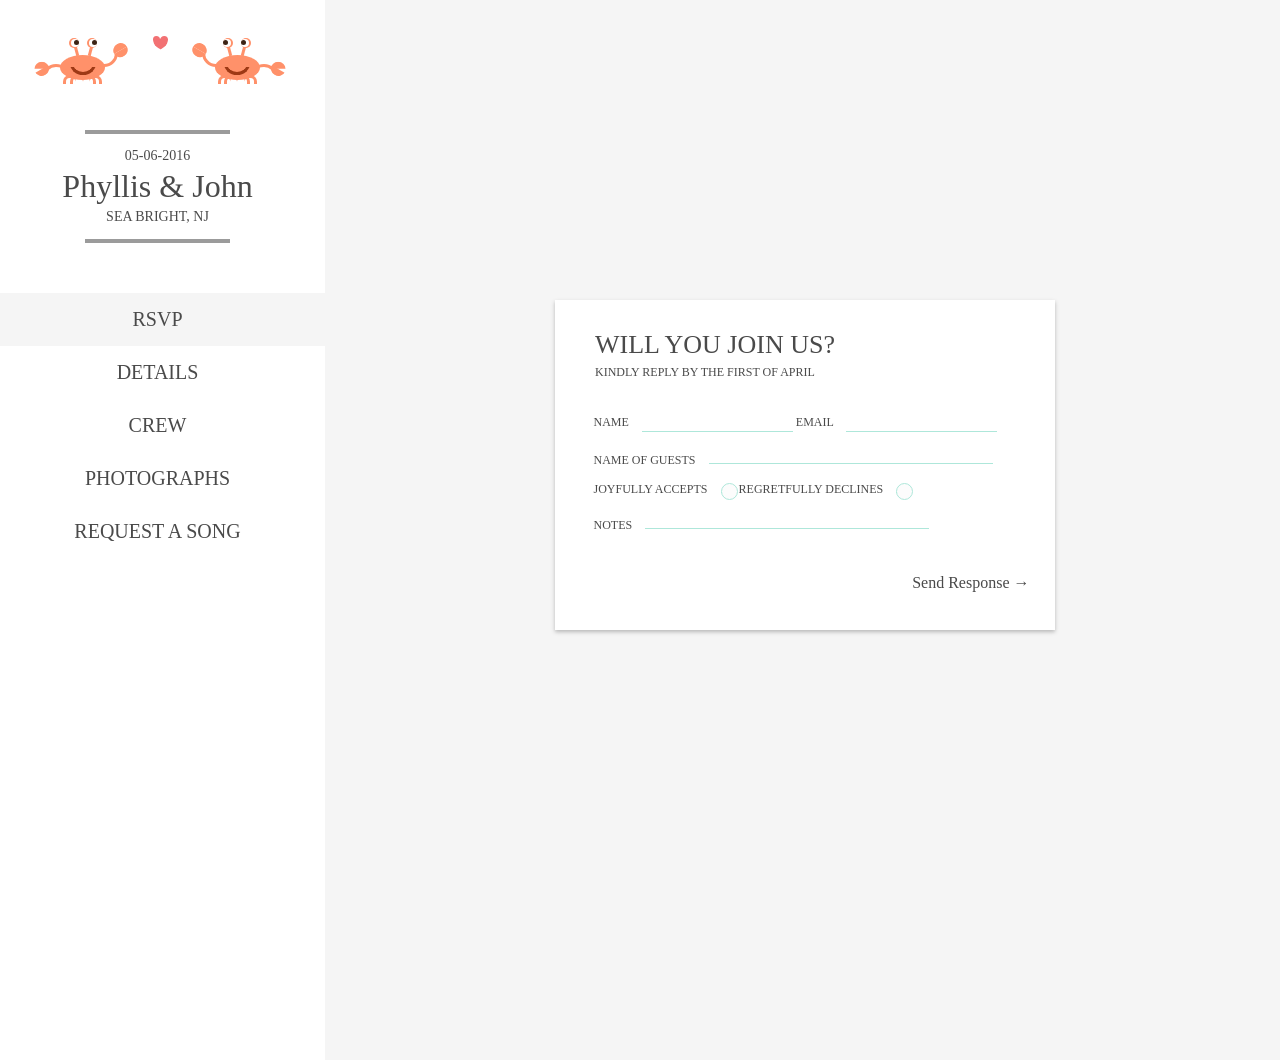
<file: index.html>
<!DOCTYPE html>
<html>
<head>
<title>Home</title>
<link href='https://fonts.googleapis.com/css?family=Hind|Alegreya+Sans:300|Yeseva+One' rel='stylesheet' type='text/css'>
<link href='/css/normalize.css' rel='stylesheet' type='text/css'>
<style>
body {
  background: #F5F5F5;
  font-family: "Avenir";
  color: #4A4A4A;
}

.left-panel {
  margin: -20px 0px 0px -10px;
  position: absolute;
  width: 335px;
  height: 120vh;
  background: white;
  text-align: center;
}

.navigation {
  margin-top: 150px;
}

.navigation h1 {
  font-family: "American Typewriter";
  font-size: 32px;
  font-weight: normal;
  margin: -10px;
}

.navigation p {
  text-transform: uppercase;
  font-size: 14px;
}

.navigation ul {
  list-style-type: none;
  text-transform: uppercase;
  font-size: 20px;
  margin-left: 0;
  padding-left: 0;
  margin-top: 50px;
}

.navigation a {
  text-decoration: none;
  color: #4A4A4A;
}

.navigation li {
  width: 335px;
  padding: 15px 0px 15px 0px;
}

.active {
  background: #F5F5F5;
}

.divider {
  margin: 0 auto;
  width: 145px;
  height: 4px;
  background: #9B9B9B;
}

.main {
  position: absolute;
  margin-left: 335px;
}

/*RSVP*/
.rsvp {
	position: fixed;
	left: 50%;
	margin-left: -85px;
	top: 50%;
	margin-top: -150px;
	width: 460px;
	height: 315px;
	background: #fff;
	font-size: 12px;
	box-shadow: 0px 2px 4px 0px rgba(0,0,0,.25);
	padding: 15px 0px 0px 40px;
}

.rsvp h1{
	font-family: 'American Typewriter';
	font-weight: normal;
	font-size: 26px;
	margin: 15px 20px 0px 0px;
}

.rsvp p{
	margin: 5px 20px 0px 0px;
}

.rsvp .form{
	font-size: 12px;
}

.focus:focus {
	outline: none;
}

fieldset {
	text-align: left;
	border: none; 
	margin-top: 30px;
	margin-left: -9px;
	text-transform: uppercase;
}

input  {
	border: none;
	border-bottom: 1px solid #AEE7DA;
	margin-left: 10px;
}

input[type='radio'] {
	-webkit-appearance:none;
	width:15px;
	height:15px;
	outline:none;
	cursor: pointer;	
	margin-top: 10px;
}

input[type='radio']:before {
	border: 1px solid #AEE7DA;
	background: #FCFCFC;
	content:'';
	display:block;
	width:15px;
	height:15px;
	border-radius:50%; 
	margin-top: 5px;   
	   
}
input[type='radio']:checked:before {
	background:#BFE4E2;
}

textarea {
 	border: none;
	border-bottom: 1px solid #AEE7DA;
	background: transparent;
	width: 280px;
	margin-left: 10px;
	height:12px;
	resize: none;
	margin-top: 15px;
}

.rsvp input[type="submit"]  {
	background: transparent;
	border: none;
	cursor: pointer;
}

.rsvp .send {
	font-family: 'American Typewriter';
	font-size: 16px;
	float: right;
	margin-top: 40px;
	margin-right: 10px;
}	

/*Crab*/
.crabs {
  position: absolute; 
  top: 60px;
  left: 70px;
}

.crab-right {
  position: absolute;
  left: 200px;
  -moz-transform: scaleX(-1);
  -o-transform: scaleX(-1);
  -webkit-transform: scaleX(-1);
  transform: scaleX(-1);
  filter: FlipH;
  -ms-filter: "FlipH";
}

.body {
	position: absolute;
	top: 15px;
	left: 0;
	right: 0;
	margin: auto;
	height:25px;
	width:45px;
	border-radius: 50%;
	background: rgb(255,145,106);
}

.eye-line-right {
	position: absolute;
	left: 27px;
	top: 6px;
	width: 3px;
	height: 10px;
	background: rgb(255,145,106);
	-webkit-transform: rotate(15deg);
	-moz-transform: rotate(15deg);
	-ms-transform: rotate(15deg);
	-o-transform: rotate(15deg);
	transform: rotate(15deg);
}

.eye-line-left {
	position: absolute;
	left: 13px;
	top: 6px;
	width: 3px;
	height: 10px;
	background: rgb(255,145,106);
	-webkit-transform: rotate(-15deg);
	-moz-transform: rotate(-15deg);
	-ms-transform: rotate(-15deg);
	-o-transform: rotate(-15deg);
	transform: rotate(-15deg);
}

.eye-left {
	position: absolute;
	left: 7px;
	top: -2px;
	width: 10px;
	height: 10px;
	border-radius: 50%;
	background: rgb(255,145,106);
}

.eye-right {
	position: absolute;
	left: 25px;
	top: -2px;
	width: 10px;
	height: 10px;
	border-radius: 50%;
	background: rgb(255,145,106);
}

.eye-white{
	position: absolute;
	top: 1px;
	left: 2px;
	width: 8px;
	height: 8px;
	border-radius: 50%;
	background: #FFF;
}

.eye-ball{
	position: absolute;
	top: 1px;
	left: 3px;
	width: 5px;
	height: 5px;
	border-radius: 50%;
	background: #3C2415;
}

.eye {
	position: absolute;
	left: 2px;
}

.leg-1 {
	position: absolute;
	top: 35px;
	left: 3px;
	height: 6px;
	width: 10px;
	border: 3px solid rgb(255,145,106);
	border-bottom: 0px;
	border-right: 0px;
	border-radius: 10px 10px 0 0;	
}

.leg-2 {
	position: absolute;
	top: 35px;
	left: 10px;
	height: 6px;
	width: 10px;
	border: 3px solid rgb(255,145,106);
	border-bottom: 0px;
	border-right: 0px;
	border-radius: 10px 10px 0 0;	
}

.leg-3 {
	position: absolute;
	top: 35px;
	left: 23px;
	height: 6px;
	width: 10px;
	border: 3px solid rgb(255,145,106);
	border-bottom: 0px;
	border-left: 0px;
	border-radius: 10px 10px 0 0;	
}

.leg-4 {
	position: absolute;
	top: 35px;
	left: 29px;
	height: 6px;
	width: 10px;
	border: 3px solid rgb(255,145,106);
	border-bottom: 0px;
	border-left: 0px;
	border-radius: 10px 10px 0 0;	
}

.arm-left {
	position: absolute;
	top: 24px;
	left: -18px;
	height: 15px;
	width: 25px;
	margin: auto;
	border: 3px solid rgb(255,145,106);
	border-bottom: 0px;
	border-right: 0px;
	border-radius: 25px 25px 0 0;
	clip: rect(auto auto 6px auto);	
}

.arm-right {
	position: absolute;
	top: 6px;
	left: 30px;
	height: 15px;
	width: 25px;
	margin: auto;
	border: 3px solid rgb(255,145,106);
	border-left: 0px;
	border-radius:0 0 25px 25px;
	clip: rect(8px auto auto auto);	
}

.claw-left {
	position: absolute;
	left: -27px;
	top: 23px;
	-webkit-transform: rotate(-15deg);
	-moz-transform: rotate(-15deg);
	-ms-transform: rotate(-15deg);
	-o-transform: rotate(-15deg);
	transform: rotate(-15deg);
}

.claw-right {
	position: absolute;
	right: -50px;
	top: 7px;
	-webkit-transform: rotate(-30deg);
	-moz-transform: rotate(-30deg);
	-ms-transform: rotate(-30deg);
	-o-transform: rotate(-30deg);
	transform: rotate(-30deg);
}

.claw-top {
	top: 1px;
	position: absolute;
	height: 10px;
	width: 15px;
	border-radius: 90px 90px 0 0;
	-moz-border-radius: 90px 90px 0 0;
	-webkit-border-radius: 90px 90px 0 0;
	background: rgb(255,145,106);
	clip: rect(auto auto 7px auto);
}

.crab-right .claw-right .claw-top {
	animation: clawing-top 4s 2.5s infinite;
}

.crab-right .claw-right .claw-bottom {
	animation: clawing-bottom 4s 2.5s infinite;
}

.crab-left .claw-right .claw-top {
	animation: clawing-top 4s 1s infinite;
}

.crab-left .claw-right .claw-bottom {
	animation: clawing-bottom 4s 1s infinite;
}

.claw-bottom {
	position: absolute;
	top: 5px;
	height: 10px;
	width: 15px;
	border-radius: 0 0 90px 90px;
	-moz-border-radius: 0 0 90px 90px;
	-webkit-border-radius: 0 0 90px 90px;
	background: rgb(255,145,106);
	clip: rect(3px auto auto auto);
}

.claw-left .claw-top {
	-webkit-transform: rotate(15deg);
	-moz-transform: rotate(15deg);
	-ms-transform: rotate(15deg);
	-o-transform: rotate(15deg);
	transform: rotate(15deg);
}

.claw-left .claw-bottom {
	-webkit-transform: rotate(-15deg);
	-moz-transform: rotate(-15deg);
	-ms-transform: rotate(-15deg);
	-o-transform: rotate(-15deg);
	transform: rotate(-15deg);
}

.smile {
	position: absolute;
	left: 10px;
	top: -3px;
	margin: auto;
	border: 3px solid rgb(158,57,21);
	width: 20px;
	height: 20px;
	border-top: none;
	border-radius: 0 0 50% 50%;
	clip: rect(15px auto auto auto);
}

.crab-left .blinking {
	clip: rect(0px, 42px, 42px, 0px);
	animation: blinking 8s 1s infinite;
}

.crab-right .blinking {
	clip: rect(0px, 42px, 42px, 0px);
	animation: blinking 8s 2s infinite;
}

@-moz-keyframes blinking {
  0% {
    clip: rect(0px, 42px, 42px, 0px);
  }
  2% {
    clip: rect(21px, 42px, 21px, 0px);
  }
  5% {
    clip: rect(0px, 42px, 42px, 0px);
  }
  40% {
    clip: rect(0px, 42px, 42px, 0px);
  }
  42% {
    clip: rect(18px, 42px, 23px, 0px);
  }
  45% {
    clip: rect(0px, 42px, 42px, 0px);
  }
  47% {
    clip: rect(21px, 42px, 21px, 0px);
  }
  49% {
    clip: rect(0px, 42px, 42px, 0px);
  }
  100% {
    clip: rect(0px, 42px, 42px, 0px);
  }
}
@-webkit-keyframes blinking {
  0% {
    clip: rect(0px, 42px, 42px, 0px);
  }
  2% {
    clip: rect(21px, 42px, 21px, 0px);
  }
  5% {
    clip: rect(0px, 42px, 42px, 0px);
  }
  40% {
    clip: rect(0px, 42px, 42px, 0px);
  }
  42% {
    clip: rect(18px, 42px, 23px, 0px);
  }
  45% {
    clip: rect(0px, 42px, 42px, 0px);
  }
  47% {
    clip: rect(21px, 42px, 21px, 0px);
  }
  49% {
    clip: rect(0px, 42px, 42px, 0px);
  }
  100% {
    clip: rect(0px, 42px, 42px, 0px);
  }
}
@-o-keyframes blinking {
  0% {
    clip: rect(0px, 42px, 42px, 0px);
  }
  2% {
    clip: rect(21px, 42px, 21px, 0px);
  }
  5% {
    clip: rect(0px, 42px, 42px, 0px);
  }
  40% {
    clip: rect(0px, 42px, 42px, 0px);
  }
  42% {
    clip: rect(18px, 42px, 23px, 0px);
  }
  45% {
    clip: rect(0px, 42px, 42px, 0px);
  }
  47% {
    clip: rect(21px, 42px, 21px, 0px);
  }
  49% {
    clip: rect(0px, 42px, 42px, 0px);
  }
  100% {
    clip: rect(0px, 42px, 42px, 0px);
  }
}
@keyframes blinking {
  0% {
    clip: rect(0px, 42px, 42px, 0px);
  }
  2% {
    clip: rect(21px, 42px, 21px, 0px);
  }
  5% {
    clip: rect(0px, 42px, 42px, 0px);
  }
  40% {
    clip: rect(0px, 42px, 42px, 0px);
  }
  42% {
    clip: rect(18px, 42px, 23px, 0px);
  }
  45% {
    clip: rect(0px, 42px, 42px, 0px);
  }
  47% {
    clip: rect(21px, 42px, 21px, 0px);
  }
  49% {
    clip: rect(0px, 42px, 42px, 0px);
  }
  100% {
    clip: rect(0px, 42px, 42px, 0px);
  }
}

@keyframes clawing-top {
  0% {
	transform: rotate(0deg);
  }
  2% {
	transform: rotate(-30deg);
  }
  5% {
	transform: rotate(-30deg);
  }
  15% {
	transform: rotate(0deg);
  }
  22% {
	transform: rotate(-30deg);	
  }
  25% {
	transform: rotate(-30deg);	
  }
  47% {
	transform: rotate(0deg);	
  }
  100% {
	transform: rotate(0deg);
  }
}

@keyframes clawing-bottom {
  0% {
	transform: rotate(0deg);
  }
  2% {
	transform: rotate(30deg);
  }
  5% {
	transform: rotate(30deg);
  }
  15% {
	transform: rotate(0deg);
  }
  22% {
	transform: rotate(30deg);	
  }
  25% {
	transform: rotate(30deg);	
  }
  47% {
	transform: rotate(0deg);	
  }
  100% {
	transform: rotate(0deg);
  }
}

/*Heart*/
.heart-wrapper {
	position: absolute;
	left: 162.5px;
	top: 65px;
	height: 20px;
	width: 20px;
}

.heart-wrapper .heart {
	display: block;
	height: 15px;
	width: 15px;
	top: 54%;
	margin-top: -5em;
	margin-left: -5em;
	left: 50%;
	position: absolute;
	z-index: 0;
}

.heart-wrapper .heart > * {
	overflow: hidden;
	position: absolute;
}

.heart-wrapper .heart > *:after {
	display: block;
	content: '';
	position: absolute;
	background: #F27173;
}

.heart-wrapper .heart .tl {
	height: 25%;
	width: 50.25%;
	top: 0;
	left: 0;
}

.heart-wrapper .heart .tl:after {
	top: 0;
	left: 0;
	height: 200%;
	width: 104%;
	border-top-left-radius: 70% 80%;
	border-top-right-radius: 80% 80%;
 	border-bottom-right-radius: 50% 50%;
	border-bottom-left-radius: 50% 50%;
}

.heart-wrapper .heart .tr {
	height: 25%;
	width: 50.25%;
	top: 0;
	right: 0;
}

.heart-wrapper .heart .tr:after {
	top: 0;
	right: 0;
	height: 200%;
	width: 104%;
	border-top-left-radius: 80% 80%;
	border-top-right-radius: 70% 80%;
	border-bottom-right-radius: 50% 50%;
	border-bottom-left-radius: 50% 50%;
}

.heart-wrapper .heart .bl {
	height: 75.5%;
	width: 50.25%;
	bottom: 0;
	left: 0;
}

.heart-wrapper .heart .bl:after {
	top: 0;
	left: 0;
	height: 95%;
	width: 160%;
	border-top-left-radius: 0 0;
	border-top-right-radius: 0 0;
	border-bottom-right-radius: 0 0;
	border-bottom-left-radius: 100% 100%;
}

.heart-wrapper .heart .br {
 	height: 75.5%;
	width: 50.25%;
 	bottom: 0;
	right: 0;
}

.heart-wrapper .heart .br:after {
	top: 0;
	right: 0;
	height: 95%;
	width: 160%;
	border-top-left-radius: 0 0;
	border-top-right-radius: 0 0;
	border-bottom-right-radius: 100% 100%;
	border-bottom-left-radius: 0 0;
}
</style>
</head>
<body>
<div class="left-panel">
	<div class="navigation">
		<div class="crabs">
			<div class="crab-left">
				<div class="body">
					<div class="smile"></div>
				</div>
				<div class="eye">
					<div class="eye-line-left"></div>
					<div class="eye-line-right"></div>
					<div class="eye-left">
					<div class="eye-white blinking">
						<div class="eye-ball"></div>
					</div>	
				</div>	
				<div class="eye-right">
					<div class="eye-white blinking">
						<div class="eye-ball"></div>
					</div>	
				</div>
			</div>
			<div class="arm-left"></div>
			<div class="arm-right"></div>
				<div class="claw-left">
					<div class="claw-top"></div>
					<div class="claw-bottom"></div>
				</div>
				<div class="claw-right">
					<div class="claw-top clawing"></div>
					<div class="claw-bottom"></div>
				</div>
				<div class="leg-1"></div>
				<div class="leg-2"></div>
				<div class="leg-3"></div>
				<div class="leg-4"></div>
			</div>
			<div class="heart-wrapper">
				<div class="heart">
					<div class="tl"></div>
					<div class="tr"></div>
					<div class="bl"></div>
					<div class="br"></div>
				</div>
			</div>
			<div class="crab-right">
				<div class="body">
					<div class="smile"></div>
				</div>
				<div class="eye">
					<div class="eye-line-left"></div>
					<div class="eye-line-right"></div>
					<div class="eye-left">
						<div class="eye-white blinking">
							<div class="eye-ball"></div>
						</div>	
					</div>
					<div class="eye-right">
						<div class="eye-white blinking">
							<div class="eye-ball"></div>
						</div>	
					</div>
				</div>
				<div class="arm-left"></div>
				<div class="arm-right"></div>
				<div class="claw-left">
					<div class="claw-top"></div>
					<div class="claw-bottom"></div>
				</div>
				<div class="claw-right">
					<div class="claw-top"></div>
					<div class="claw-bottom"></div>
				</div>
				<div class="leg-1"></div>
				<div class="leg-2"></div>
				<div class="leg-3"></div>
				<div class="leg-4"></div>
			</div>
		</div>
		<div class="divider"></div>
		<p>05-06-2016</p>
		<h1>Phyllis & John</h1>
		<p>sea bright, nj</p>
		<div class="divider"></div>

		<ul>
			<li class="active"><a href="">rsvp</a></li>
			<li><a href="/details/">details</a></li>
			<li><a href="/crew/">crew</a></li>
			<li><a href="/photos/">photographs</a></li>
			<li><a href="/request/">request a song</a></li>
		</ul>
	</div>	
</div>
		
	<div class="main">
		<div class="rsvp">
			<h1>WILL YOU JOIN US?</h1>
			<p>KINDLY REPLY BY THE FIRST OF APRIL</p>
			<form class="form" name="rsvp" method="POST" onsubmit="return validateForm()" action="http://formspree.io/phyllisandjohn.guestlist@gmail.com">
				<fieldset>
					<label for="name">Name</label>
           				<input class="focus" type="text" id="name" name="name" required/>

            				<label for="_replyto">Email</label>
            				<input name="_replyto" class="focus" type="email" id="email" required/><br>

            				<label for="names" class="notes">Name of guests</label>
					<textarea name="names" class="focus" id="message"></textarea><br>
	
					Joyfully Accepts <input name="attending" type="radio" name="gender" value="true" required> 
  					Regretfully Declines <input name="attending"  type="radio" name="gender" value="false" required><br>
	
            				<label style="margin-top: -30px;"  class="notes" for="message">Notes</label>
            				<textarea name="message" class="focus" id="message"></textarea><br>
					<input type="hidden" name="_next" value="http://phyllisandjohn.com/recieved.html"/>
            				<input class="focus send" type="submit" value="Send Response &rarr;" />
        			</fieldset>
   			 </form>
		</div>
	</div>
</body>
<script>
function validateForm() {
    var x = document.forms["rsvp"]["names"].value;
    if (!isNaN(x)) {
        alert("Please enter the names of your guests, if there are accompanying guests. Otherwise, please enter 'none'!");
        return false;
    }
}
</script>

<script>
  (function(i,s,o,g,r,a,m){i['GoogleAnalyticsObject']=r;i[r]=i[r]||function(){
  (i[r].q=i[r].q||[]).push(arguments)},i[r].l=1*new Date();a=s.createElement(o),
  m=s.getElementsByTagName(o)[0];a.async=1;a.src=g;m.parentNode.insertBefore(a,m)
  })(window,document,'script','//www.google-analytics.com/analytics.js','ga');

  ga('create', 'UA-72585108-1', 'auto');
  ga('send', 'pageview');
</script>
</html>
</file>
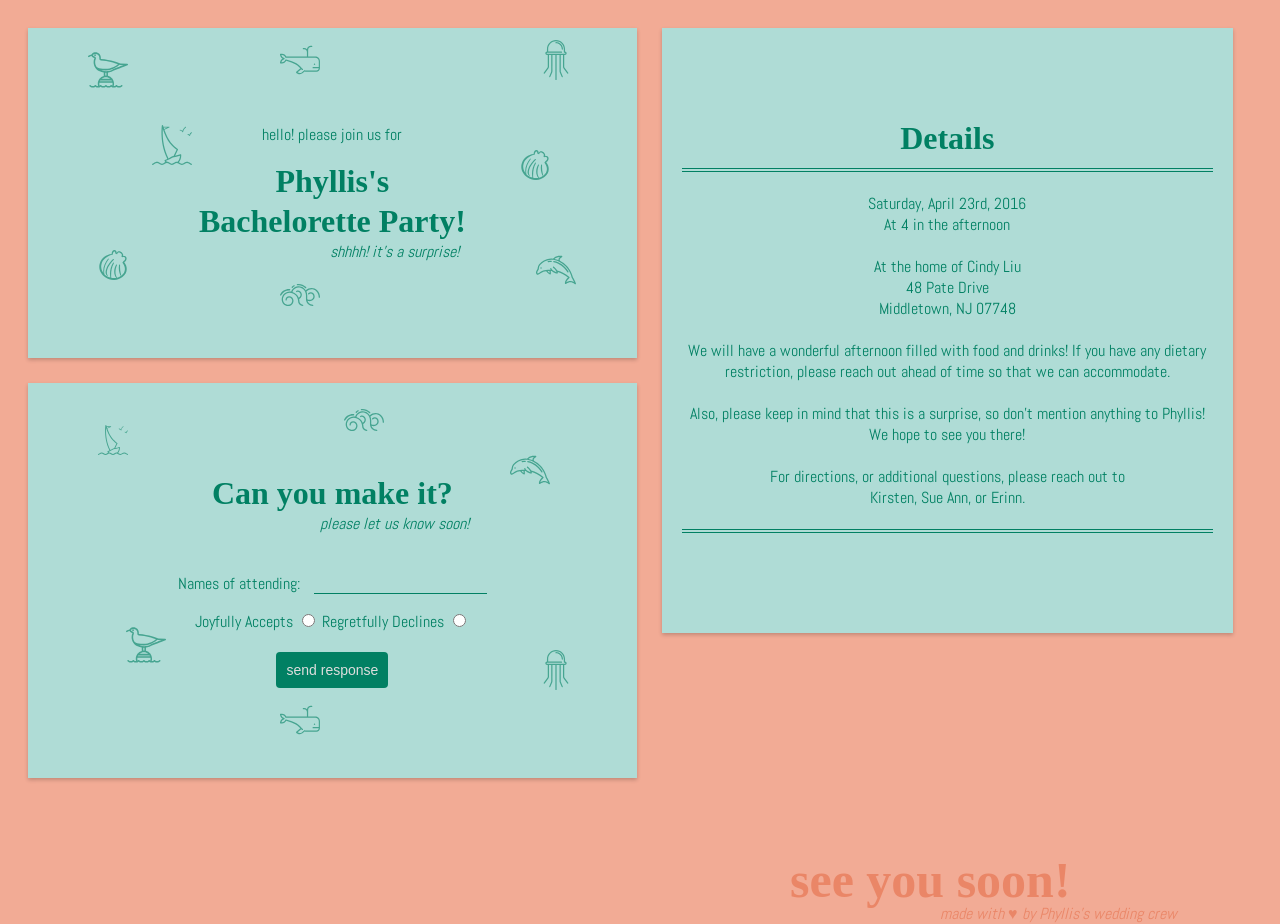
<file: bachelorette/index.html>
<!DOCTYPE html>
<html>
<head>
<meta charset="UTF-8">
<link href='https://fonts.googleapis.com/css?family=Homemade+Apple|Abel' rel='stylesheet' type='text/css'>
</head>
<style>

body {
  text-align: center;
  background-color: #F2AB95;
  color: #018063;
}

p {
  font-family: 'Abel', sans-serif;
}

h1 {
  font-family: 'Homemade Apple', cursive;
  margin: 0;
  margin-top: 10px;
  line-height: 40px;

}

.surprise {
  margin-left: 125px;
  margin-top: 0px;
}

.container {
  background-color: #AFDCD6;
  width: 45%;
  padding: 80px 20px 80px 20px;
  margin: 20px;
  box-shadow: 0px 2px 4px 0px rgba(0,0,0,0.2);
  float: left;
} 

.images {
  opacity: 0.6;
}
.bird {
  position: absolute;
  right: 90%;
  top: 50px;
  width: 40px;
  height: 40px;
}

.jelly {
  position: absolute;
  right: 55%;
  top: 40px;
  width: 40px;
  height: 40px;
}

.shell {
  position: absolute;
  right: 57%;
  top: 150px;
  width: 30px;
  height: 30px;
}

.shell2 {
  position: absolute;
  right: 90%;
  top: 250px;
  width: 30px;
  height: 30px;
}

.wave {
  position: absolute;
  right: 75%;
  top: 275px;
  width: 40px;
  height: 40px;
}

.whale {
  position: absolute;
  right: 75%;
  top: 40px;
  width: 40px;
  height: 40px;
}

.dolphin {
  position: absolute;
  right: 55%;
  top: 250px;
  width: 40px;
  height: 40px;
}

.fish {
  position: absolute;
  right: 75%;
  top: 40px;
  width: 40px;
  height: 40px;
}

.sailboat {
  position: absolute;
  right: 85%;
  top: 125px;
  width: 40px;
  height: 40px;
}

.bird-rsvp {
  position: absolute;
  right: 87%;
  top: 625px;
  width: 40px;
  height: 40px;
}

.jelly-rsvp {
  position: absolute;
  right: 55%;
  top: 650px;
  width: 40px;
  height: 40px;
}


.sailboat-rsvp {
  position: absolute;
  right: 90%;
  top: 425px;
  width: 30px;
  height: 30px;
}

.wave-rsvp {
  position: absolute;
  right: 70%;
  top: 400px;
  width: 40px;
  height: 40px;
}

.whale-rsvp {
  position: absolute;
  right: 75%;
  top: 700px;
  width: 40px;
  height: 40px;
}

.dolphin-rsvp {
  position: absolute;
  right: 57%;
  top: 450px;
  width: 40px;
  height: 40px;
}

form, fieldset {
  border: none;
  font-family: 'Abel', sans-serif;
}

input {
  margin-top: 20px;
}

input[type="text"] {
  background-color: #AFDCD6;
  border: none;
  border-bottom: 1px solid #018063;
}

input[type="submit"] {
  background-color: #018063;
  border: none;
  padding: 10px;
  border-radius: 4px;
  font-size: 14px;
  color: #DDDDDD;
}


</style>
<body>

<div class="container">
	<p>hello! please join us for</p>
	<h1>Phyllis's <br> Bachelorette Party!</h1>
	<p class="surprise"><i>shhhh! it's a surprise!</i></p>
	<div class="images">
		<img class="bird" src="bird.svg">
		<img class="jelly" src="jelly.svg">
		<img class="shell" src="shell.svg">
		<img class="wave" src="wave.svg">
		<img class="whale" src="whale.svg">
		<img class="dolphin" src="dolphin.svg">
		<img class="sailboat" src="sailboat.svg">
		<img class="shell2" src="shell.svg">
	</div>
</div>

<div class="container" style="margin-top: 5px;">
	<h1>Can you make it?</h1>
	<p class="surprise"><i>please let us know soon!</i></p>

			<form class="form" name="rsvp" method="POST" action="http://formspree.io/kirstenrauffer@gmail.com">
				<fieldset>
					<label for="name" style="margin-right: 10px;">Names of attending: </label>
           				<input class="focus" type="text" id="name" name="name" required/> <br>
	
					Joyfully Accepts <input name="attending" type="radio" name="gender" value="true" required> 
  					Regretfully Declines <input name="attending"  type="radio" name="gender" value="false" required><br>

					<input type="hidden" name="_next" value="http://phyllisandjohn.com/bachelorette/recieved.html"/>
            				<input class="focus send" type="submit" value="send response" />
        			</fieldset>
   			 </form>
	<div class="images">
		<img class="bird-rsvp" src="bird.svg">
		<img class="jelly-rsvp" src="jelly.svg">
		<img class="wave-rsvp" src="wave.svg">
		<img class="whale-rsvp" src="whale.svg">
		<img class="dolphin-rsvp" src="dolphin.svg">
		<img class="sailboat-rsvp" src="sailboat.svg">
	</div>
</div>

<div class="container" style="width: 42%; margin-top: -350px; margin-left: 5px; margin-right: 0px; padding-bottom: 100px;">
<h1>Details</h1>

<div style="margin-top: 10px; border-top: 1px solid #018063; border-bottom: 1px solid #018063;">
<p style="border-top: 1px solid #018063; border-bottom: 1px solid #018063; margin-top: 2px; margin-bottom: 2px;">
<br>
Saturday, April 23rd, 2016 <br>
At 4 in the afternoon
<br><br>
At the home of Cindy Liu <br>
48 Pate Drive <br>
Middletown,  NJ 07748
<br>
<br>
We will have a wonderful afternoon filled with food and drinks! If you have any dietary restriction, please reach out ahead of time so that we can accommodate.
<br><br>
Also, please keep in mind that this is a surprise, so don't mention anything to Phyllis! <br> We hope to see you there!
<br><br>
For directions, or additional questions, please reach out to <br>
Kirsten, Sue Ann, or Erinn.
<br><br>
</p>
</div>
</div>

<h1 style="color: #EA8667; position: absolute; bottom: 0px; left: 50%; margin-left: 150px;font-size: 50px;">see you soon!</h1>
<p class="surprise" style="color: #EA8667; position: absolute; bottom: -40px; left: 50%; margin-left: 300px; "><i>made with ♥ by Phyllis's wedding crew</i></p>
</body>
</html>
</file>
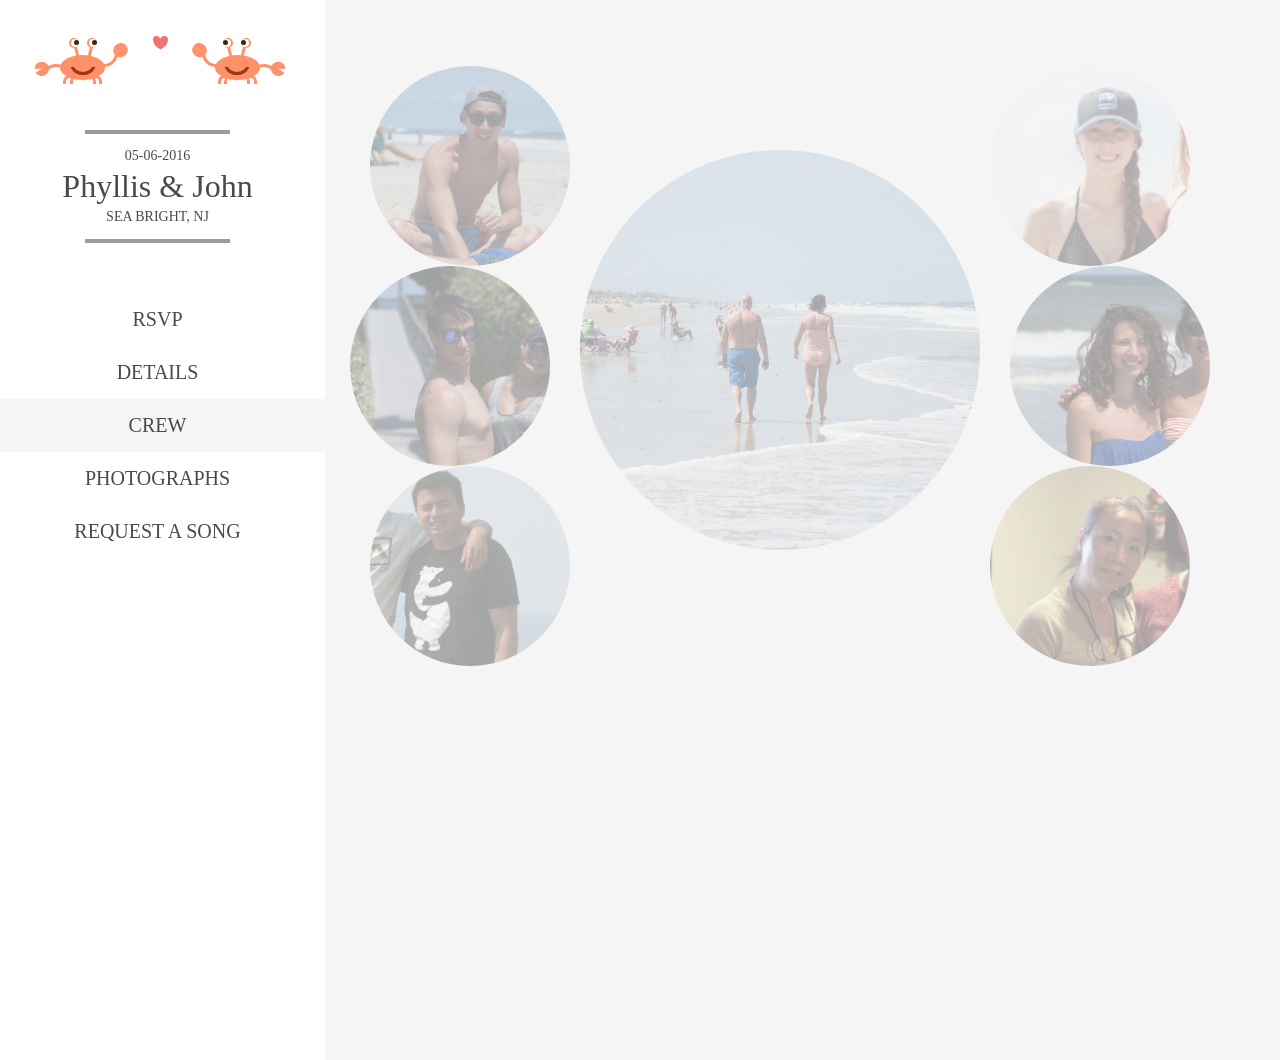
<file: crew/index.html>
<!DOCTYPE html>
<html>
<head>
<title>Crew</title>
<link href='https://fonts.googleapis.com/css?family=Hind|Alegreya+Sans:300|Yeseva+One' rel='stylesheet' type='text/css'>
<link href='/css/normalize.css' rel='stylesheet' type='text/css'>
<link href='/css/crew.css' rel='stylesheet' type='text/css'>
<style>
body {
  background: #F5F5F5;
  font-family: "Avenir";
  color: #4A4A4A;
}
.left-panel {
  margin: -20px 0px 0px -10px;
  position: absolute;
  width: 335px;
  height: 120vh;
  background: white;
  text-align: center;
}
.navigation {
  margin-top: 150px;
}
.navigation h1 {
  font-family: "American Typewriter";
  font-size: 32px;
  font-weight: normal;
  margin: -10px;
}
.navigation p {
  text-transform: uppercase;
  font-size: 14px;
}
.navigation ul {
  list-style-type: none;
  text-transform: uppercase;
  font-size: 20px;
  margin-left: 0;
  padding-left: 0;
  margin-top: 50px;
}
.navigation a {
  text-decoration: none;
  color: #4A4A4A;
}
.navigation li {
  width: 335px;
  padding: 15px 0px 15px 0px;
}
.active {
  background: #F5F5F5;
}
.divider {
  margin: 0 auto;
  width: 145px;
  height: 4px;
  background: #9B9B9B;
}
.main {
  position: absolute;
  margin-left: 335px;
}
/*RSVP*/
.rsvp {
	position: fixed;
	left: 50%;
	margin-left: -85px;
	top: 50%;
	margin-top: -150px;
	width: 460px;
	height: 315px;
	background: #fff;
	font-size: 12px;
	box-shadow: 0px 2px 4px 0px rgba(0,0,0,.25);
	padding: 15px 0px 0px 40px;
}
.rsvp h1{
	font-family: 'American Typewriter';
	font-weight: normal;
	font-size: 26px;
	margin: 15px 20px 0px 0px;
}
.rsvp p{
	margin: 5px 20px 0px 0px;
}
.rsvp .form{
	font-size: 12px;
}
.focus:focus {
	outline: none;
}
fieldset {
	text-align: left;
	border: none; 
	margin-top: 30px;
	margin-left: -9px;
	text-transform: uppercase;
}
input  {
	border: none;
	border-bottom: 1px solid #AEE7DA;
	margin-left: 10px;
}
input[type='radio'] {
	-webkit-appearance:none;
	width:15px;
	height:15px;
	outline:none;
	cursor: pointer;	
	margin-top: 10px;
}
input[type='radio']:before {
	border: 1px solid #AEE7DA;
	background: #FCFCFC;
	content:'';
	display:block;
	width:15px;
	height:15px;
	border-radius:50%; 
	margin-top: 5px;   
	   
}
input[type='radio']:checked:before {
	background:#BFE4E2;
}
textarea {
 	border: none;
	border-bottom: 1px solid #AEE7DA;
	background: transparent;
	width: 280px;
	margin-left: 10px;
	height:12px;
	resize: none;
	margin-top: 15px;
}
.rsvp input[type="submit"]  {
	background: transparent;
	border: none;
	cursor: pointer;
}
.rsvp .send {
	font-family: 'American Typewriter';
	font-size: 16px;
	float: right;
	margin-top: 40px;
	margin-right: 10px;
}
/*Crab*/
.crabs {
  position: absolute; 
  top: 60px;
  left: 70px;
}
.crab-right {
  position: absolute;
  left: 200px;
  -moz-transform: scaleX(-1);
  -o-transform: scaleX(-1);
  -webkit-transform: scaleX(-1);
  transform: scaleX(-1);
  filter: FlipH;
  -ms-filter: "FlipH";
}
.body {
	position: absolute;
	top: 15px;
	left: 0;
	right: 0;
	margin: auto;
	height:25px;
	width:45px;
	border-radius: 50%;
	background: rgb(255,145,106);
}
.eye-line-right {
	position: absolute;
	left: 27px;
	top: 6px;
	width: 3px;
	height: 10px;
	background: rgb(255,145,106);
	-webkit-transform: rotate(15deg);
	-moz-transform: rotate(15deg);
	-ms-transform: rotate(15deg);
	-o-transform: rotate(15deg);
	transform: rotate(15deg);
}
.eye-line-left {
	position: absolute;
	left: 13px;
	top: 6px;
	width: 3px;
	height: 10px;
	background: rgb(255,145,106);
	-webkit-transform: rotate(-15deg);
	-moz-transform: rotate(-15deg);
	-ms-transform: rotate(-15deg);
	-o-transform: rotate(-15deg);
	transform: rotate(-15deg);
}
.eye-left {
	position: absolute;
	left: 7px;
	top: -2px;
	width: 10px;
	height: 10px;
	border-radius: 50%;
	background: rgb(255,145,106);
}
.eye-right {
	position: absolute;
	left: 25px;
	top: -2px;
	width: 10px;
	height: 10px;
	border-radius: 50%;
	background: rgb(255,145,106);
}
.eye-white{
	position: absolute;
	top: 1px;
	left: 2px;
	width: 8px;
	height: 8px;
	border-radius: 50%;
	background: #FFF;
}
.eye-ball{
	position: absolute;
	top: 1px;
	left: 3px;
	width: 5px;
	height: 5px;
	border-radius: 50%;
	background: #3C2415;
}
.eye {
	position: absolute;
	left: 2px;
}
.leg-1 {
	position: absolute;
	top: 35px;
	left: 3px;
	height: 6px;
	width: 10px;
	border: 3px solid rgb(255,145,106);
	border-bottom: 0px;
	border-right: 0px;
	border-radius: 10px 10px 0 0;	
}
.leg-2 {
	position: absolute;
	top: 35px;
	left: 10px;
	height: 6px;
	width: 10px;
	border: 3px solid rgb(255,145,106);
	border-bottom: 0px;
	border-right: 0px;
	border-radius: 10px 10px 0 0;	
}
.leg-3 {
	position: absolute;
	top: 35px;
	left: 23px;
	height: 6px;
	width: 10px;
	border: 3px solid rgb(255,145,106);
	border-bottom: 0px;
	border-left: 0px;
	border-radius: 10px 10px 0 0;	
}
.leg-4 {
	position: absolute;
	top: 35px;
	left: 29px;
	height: 6px;
	width: 10px;
	border: 3px solid rgb(255,145,106);
	border-bottom: 0px;
	border-left: 0px;
	border-radius: 10px 10px 0 0;	
}
.arm-left {
	position: absolute;
	top: 24px;
	left: -18px;
	height: 15px;
	width: 25px;
	margin: auto;
	border: 3px solid rgb(255,145,106);
	border-bottom: 0px;
	border-right: 0px;
	border-radius: 25px 25px 0 0;
	clip: rect(auto auto 6px auto);	
}
.arm-right {
	position: absolute;
	top: 6px;
	left: 30px;
	height: 15px;
	width: 25px;
	margin: auto;
	border: 3px solid rgb(255,145,106);
	border-left: 0px;
	border-radius:0 0 25px 25px;
	clip: rect(8px auto auto auto);	
}
.claw-left {
	position: absolute;
	left: -27px;
	top: 23px;
	-webkit-transform: rotate(-15deg);
	-moz-transform: rotate(-15deg);
	-ms-transform: rotate(-15deg);
	-o-transform: rotate(-15deg);
	transform: rotate(-15deg);
}
.claw-right {
	position: absolute;
	right: -50px;
	top: 7px;
	-webkit-transform: rotate(-30deg);
	-moz-transform: rotate(-30deg);
	-ms-transform: rotate(-30deg);
	-o-transform: rotate(-30deg);
	transform: rotate(-30deg);
}
.claw-top {
	top: 1px;
	position: absolute;
	height: 10px;
	width: 15px;
	border-radius: 90px 90px 0 0;
	-moz-border-radius: 90px 90px 0 0;
	-webkit-border-radius: 90px 90px 0 0;
	background: rgb(255,145,106);
	clip: rect(auto auto 7px auto);
}
.crab-right .claw-right .claw-top {
	animation: clawing-top 4s 2.5s infinite;
}
.crab-right .claw-right .claw-bottom {
	animation: clawing-bottom 4s 2.5s infinite;
}
.crab-left .claw-right .claw-top {
	animation: clawing-top 4s 1s infinite;
}
.crab-left .claw-right .claw-bottom {
	animation: clawing-bottom 4s 1s infinite;
}
.claw-bottom {
	position: absolute;
	top: 5px;
	height: 10px;
	width: 15px;
	border-radius: 0 0 90px 90px;
	-moz-border-radius: 0 0 90px 90px;
	-webkit-border-radius: 0 0 90px 90px;
	background: rgb(255,145,106);
	clip: rect(3px auto auto auto);
}
.claw-left .claw-top {
	-webkit-transform: rotate(15deg);
	-moz-transform: rotate(15deg);
	-ms-transform: rotate(15deg);
	-o-transform: rotate(15deg);
	transform: rotate(15deg);
}
.claw-left .claw-bottom {
	-webkit-transform: rotate(-15deg);
	-moz-transform: rotate(-15deg);
	-ms-transform: rotate(-15deg);
	-o-transform: rotate(-15deg);
	transform: rotate(-15deg);
}
.smile {
	position: absolute;
	left: 10px;
	top: -3px;
	margin: auto;
	border: 3px solid rgb(158,57,21);
	width: 20px;
	height: 20px;
	border-top: none;
	border-radius: 0 0 50% 50%;
	clip: rect(15px auto auto auto);
}
.crab-left .blinking {
	clip: rect(0px, 42px, 42px, 0px);
	animation: blinking 8s 1s infinite;
}
.crab-right .blinking {
	clip: rect(0px, 42px, 42px, 0px);
	animation: blinking 8s 2s infinite;
}
@-moz-keyframes blinking {
  0% {
    clip: rect(0px, 42px, 42px, 0px);
  }
  2% {
    clip: rect(21px, 42px, 21px, 0px);
  }
  5% {
    clip: rect(0px, 42px, 42px, 0px);
  }
  40% {
    clip: rect(0px, 42px, 42px, 0px);
  }
  42% {
    clip: rect(18px, 42px, 23px, 0px);
  }
  45% {
    clip: rect(0px, 42px, 42px, 0px);
  }
  47% {
    clip: rect(21px, 42px, 21px, 0px);
  }
  49% {
    clip: rect(0px, 42px, 42px, 0px);
  }
  100% {
    clip: rect(0px, 42px, 42px, 0px);
  }
}
@-webkit-keyframes blinking {
  0% {
    clip: rect(0px, 42px, 42px, 0px);
  }
  2% {
    clip: rect(21px, 42px, 21px, 0px);
  }
  5% {
    clip: rect(0px, 42px, 42px, 0px);
  }
  40% {
    clip: rect(0px, 42px, 42px, 0px);
  }
  42% {
    clip: rect(18px, 42px, 23px, 0px);
  }
  45% {
    clip: rect(0px, 42px, 42px, 0px);
  }
  47% {
    clip: rect(21px, 42px, 21px, 0px);
  }
  49% {
    clip: rect(0px, 42px, 42px, 0px);
  }
  100% {
    clip: rect(0px, 42px, 42px, 0px);
  }
}
@-o-keyframes blinking {
  0% {
    clip: rect(0px, 42px, 42px, 0px);
  }
  2% {
    clip: rect(21px, 42px, 21px, 0px);
  }
  5% {
    clip: rect(0px, 42px, 42px, 0px);
  }
  40% {
    clip: rect(0px, 42px, 42px, 0px);
  }
  42% {
    clip: rect(18px, 42px, 23px, 0px);
  }
  45% {
    clip: rect(0px, 42px, 42px, 0px);
  }
  47% {
    clip: rect(21px, 42px, 21px, 0px);
  }
  49% {
    clip: rect(0px, 42px, 42px, 0px);
  }
  100% {
    clip: rect(0px, 42px, 42px, 0px);
  }
}
@keyframes blinking {
  0% {
    clip: rect(0px, 42px, 42px, 0px);
  }
  2% {
    clip: rect(21px, 42px, 21px, 0px);
  }
  5% {
    clip: rect(0px, 42px, 42px, 0px);
  }
  40% {
    clip: rect(0px, 42px, 42px, 0px);
  }
  42% {
    clip: rect(18px, 42px, 23px, 0px);
  }
  45% {
    clip: rect(0px, 42px, 42px, 0px);
  }
  47% {
    clip: rect(21px, 42px, 21px, 0px);
  }
  49% {
    clip: rect(0px, 42px, 42px, 0px);
  }
  100% {
    clip: rect(0px, 42px, 42px, 0px);
  }
}
@keyframes clawing-top {
  0% {
	transform: rotate(0deg);
  }
  2% {
	transform: rotate(-30deg);
  }
  5% {
	transform: rotate(-30deg);
  }
  15% {
	transform: rotate(0deg);
  }
  22% {
	transform: rotate(-30deg);	
  }
  25% {
	transform: rotate(-30deg);	
  }
  47% {
	transform: rotate(0deg);	
  }
  100% {
	transform: rotate(0deg);
  }
}
@keyframes clawing-bottom {
  0% {
	transform: rotate(0deg);
  }
  2% {
	transform: rotate(30deg);
  }
  5% {
	transform: rotate(30deg);
  }
  15% {
	transform: rotate(0deg);
  }
  22% {
	transform: rotate(30deg);	
  }
  25% {
	transform: rotate(30deg);	
  }
  47% {
	transform: rotate(0deg);	
  }
  100% {
	transform: rotate(0deg);
  }
}
/*Heart*/
.heart-wrapper {
	position: absolute;
	left: 162.5px;
	top: 65px;
	height: 20px;
	width: 20px;
}
.heart-wrapper .heart {
	display: block;
	height: 15px;
	width: 15px;
	top: 54%;
	margin-top: -5em;
	margin-left: -5em;
	left: 50%;
	position: absolute;
	z-index: 0;
}
.heart-wrapper .heart > * {
	overflow: hidden;
	position: absolute;
}
.heart-wrapper .heart > *:after {
	display: block;
	content: '';
	position: absolute;
	background: #F27173;
}
.heart-wrapper .heart .tl {
	height: 25%;
	width: 50.25%;
	top: 0;
	left: 0;
}
.heart-wrapper .heart .tl:after {
	top: 0;
	left: 0;
	height: 200%;
	width: 104%;
	border-top-left-radius: 70% 80%;
	border-top-right-radius: 80% 80%;
 	border-bottom-right-radius: 50% 50%;
	border-bottom-left-radius: 50% 50%;
}
.heart-wrapper .heart .tr {
	height: 25%;
	width: 50.25%;
	top: 0;
	right: 0;
}
.heart-wrapper .heart .tr:after {
	top: 0;
	right: 0;
	height: 200%;
	width: 104%;
	border-top-left-radius: 80% 80%;
	border-top-right-radius: 70% 80%;
	border-bottom-right-radius: 50% 50%;
	border-bottom-left-radius: 50% 50%;
}
.heart-wrapper .heart .bl {
	height: 75.5%;
	width: 50.25%;
	bottom: 0;
	left: 0;
}
.heart-wrapper .heart .bl:after {
	top: 0;
	left: 0;
	height: 95%;
	width: 160%;
	border-top-left-radius: 0 0;
	border-top-right-radius: 0 0;
	border-bottom-right-radius: 0 0;
	border-bottom-left-radius: 100% 100%;
}
.heart-wrapper .heart .br {
 	height: 75.5%;
	width: 50.25%;
 	bottom: 0;
	right: 0;
}
.heart-wrapper .heart .br:after {
	top: 0;
	right: 0;
	height: 95%;
	width: 160%;
	border-top-left-radius: 0 0;
	border-top-right-radius: 0 0;
	border-bottom-right-radius: 100% 100%;
	border-bottom-left-radius: 0 0;
}

.container {
	position: absolute;
	left: 50%;
	top: 50%;
	margin-top: 50px;
	margin-left: -25px;
	width: 900px;
}
</style>
</head>
<body>
<div class="left-panel">
	<div class="navigation">
		<div class="crabs">
			<div class="crab-left">
				<div class="body">
					<div class="smile"></div>
				</div>
				<div class="eye">
					<div class="eye-line-left"></div>
					<div class="eye-line-right"></div>
					<div class="eye-left">
					<div class="eye-white blinking">
						<div class="eye-ball"></div>
					</div>	
				</div>	
				<div class="eye-right">
					<div class="eye-white blinking">
						<div class="eye-ball"></div>
					</div>	
				</div>
			</div>
			<div class="arm-left"></div>
			<div class="arm-right"></div>
				<div class="claw-left">
					<div class="claw-top"></div>
					<div class="claw-bottom"></div>
				</div>
				<div class="claw-right">
					<div class="claw-top clawing"></div>
					<div class="claw-bottom"></div>
				</div>
				<div class="leg-1"></div>
				<div class="leg-2"></div>
				<div class="leg-3"></div>
				<div class="leg-4"></div>
			</div>
			<div class="heart-wrapper">
				<div class="heart">
					<div class="tl"></div>
					<div class="tr"></div>
					<div class="bl"></div>
					<div class="br"></div>
				</div>
			</div>
			<div class="crab-right">
				<div class="body">
					<div class="smile"></div>
				</div>
				<div class="eye">
					<div class="eye-line-left"></div>
					<div class="eye-line-right"></div>
					<div class="eye-left">
						<div class="eye-white blinking">
							<div class="eye-ball"></div>
						</div>	
					</div>
					<div class="eye-right">
						<div class="eye-white blinking">
							<div class="eye-ball"></div>
						</div>	
					</div>
				</div>
				<div class="arm-left"></div>
				<div class="arm-right"></div>
				<div class="claw-left">
					<div class="claw-top"></div>
					<div class="claw-bottom"></div>
				</div>
				<div class="claw-right">
					<div class="claw-top"></div>
					<div class="claw-bottom"></div>
				</div>
				<div class="leg-1"></div>
				<div class="leg-2"></div>
				<div class="leg-3"></div>
				<div class="leg-4"></div>
			</div>
		</div>
		<div class="divider"></div>
		<p>05-06-2016</p>
		<h1>Phyllis & John</h1>
		<p>sea bright, nj</p>
		<div class="divider"></div>

		<ul>
			<li><a href="/">rsvp</a></li>
			<li><a href="/details/">details</a></li>
			<li class="active"><a href="/crew/">crew</a></li>
			<li><a href="/photos/">photographs</a></li>
			<li><a href="/request/">request a song</a></li>
		</ul>
	</div>	
</div>
<div class="main">
	<div class="container">
	<div class="supporting groom">
		<ul>
			<li class="supporting-1">
				<div class="details hide">
					<h1>Kris</h1><h3>Groomsman</h3>
			     	</div>
				<img src="/assets/kris.jpg">
			</li>
			<li class="supporting-2">
				<div class="details hide">
					<h1>Devon</h1><h3>Best Man</h3>
			     	</div>
				<img src="/assets/devon.jpg">
			</li>
			<li class="supporting-3">
				<div class="details hide">
					<h1>Kurt</h1><h3>Groomsman</h3>
			     	</div>
				<img src="/assets/kurt.jpg">

			</li>
		</ul>
	</div>
	<div class="together">
		<div class="details hide">
			<h1>John & Phyllis</h1>
		</div>
		<img  src="/assets/together.jpg">
	</div>
	
	<div class="supporting bride">
		<ul>
			<li class="supporting-1">
				<div class="details hide">
					<h1>Erinn</h1><h3>Bridesmaid</h3>
			     	</div>
				<img src="/assets/erin.jpg">
			</li>
			<li class="supporting-2">
				<div class="details hide">
					<h1>Kirsten</h1><h3>Maid of Honor</h3>
			     	</div>
				<img src="/assets/kirsten.jpg">
			</li>
			<li class="supporting-3">
				<div class="details hide">
					<h1>Sue</h1><h3>Bridesmaid</h3>
			     	</div>				
				<img src="/assets/sue.jpg">
			</li>
		</ul>
	</div>
	</div>
</div>
<script src="https://ajax.googleapis.com/ajax/libs/jquery/2.2.0/jquery.min.js"></script>
<script>
var main = function() {
	$(".together").fadeIn(3000);
	$(".ribbon").fadeIn(2000);
	$(".supporting").fadeIn(3000);
	
	$( "li" )
  		.mouseenter(function() {
		$(this).find(".hide").fadeIn(500);
  	})
  		.mouseleave(function() {
		 $(this).find(".hide").fadeOut(500);
  	});
  	
  	$( ".together" )
  		.mouseenter(function() {
		$(this).find(".hide").fadeIn(500);
  	})
  		.mouseleave(function() {
		 $(this).find(".hide").fadeOut(500);
  	});
}
$(document).ready(main);

</script>

</body>
</html>
</file>
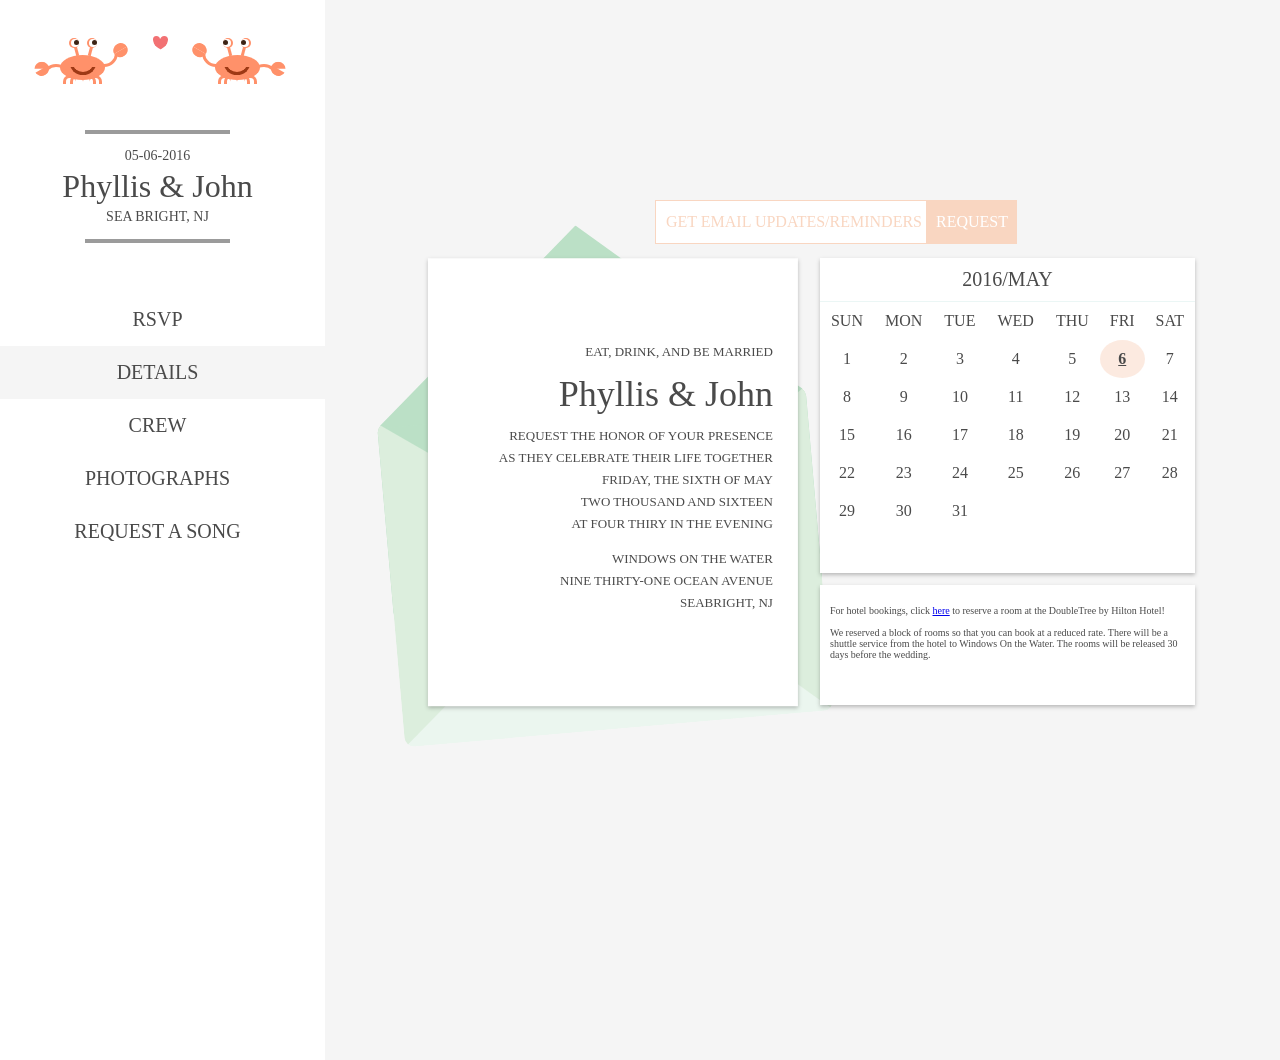
<file: details/index.html>
<!DOCTYPE html>
<html>
<head>
<title>Details</title>
<link href='https://fonts.googleapis.com/css?family=Hind|Alegreya+Sans:300|Yeseva+One' rel='stylesheet' type='text/css'>
<link href='/css/normalize.css' rel='stylesheet' type='text/css'>
<style>
body {
  background: #F5F5F5;
  font-family: "Avenir";
  color: #4A4A4A;
}

.left-panel {
  margin: -20px 0px 0px -10px;
  position: absolute;
  width: 335px;
  height: 120vh;
  background: white;
  text-align: center;
}

.navigation {
  margin-top: 150px;
}

.navigation h1 {
  font-family: "American Typewriter";
  font-size: 32px;
  font-weight: normal;
  margin: -10px;
}

.navigation p {
  text-transform: uppercase;
  font-size: 14px;
}

.navigation ul {
  list-style-type: none;
  text-transform: uppercase;
  font-size: 20px;
  margin-left: 0;
  padding-left: 0;
  margin-top: 50px;
}

.navigation a {
  text-decoration: none;
  color: #4A4A4A;
}

.navigation li {
  width: 335px;
  padding: 15px 0px 15px 0px;
}

.active {
  background: #F5F5F5;
}

.divider {
  margin: 0 auto;
  width: 145px;
  height: 4px;
  background: #9B9B9B;
}

.main {
  margin-left: 335px;
}

.instructions {
	box-shadow: 0px 2px 4px 0px rgba(0,0,0,.25);
	position: absolute;
	left: 50%;
	top: 50%;
	height: 100px;
	width: 355px;
	background: white;
	margin-left: 180px;
	margin-top: 135px;
	font-size: 10px;
	padding: 10px;
}
	
.arrow-down {
	-moz-transform: scaleX(-1);
	-o-transform: scaleX(-1);
	-webkit-transform: scaleX(-1);
	transform: scaleX(-1);
	-ms-filter: "FlipH";
	filter: FlipH;
	margin-top:-5px;
	margin-left: 265px;
	transform: rotate(-30deg);
}

.calendar {
	box-shadow: 0px 2px 4px 0px rgba(0,0,0,.25);
	position: absolute;
	left: 50%;
	margin-left: 180px;
	top: 50%;
	margin-top: -192.5px;
	width: 375px;
	height: 300px;
	background: #fff;
	font-size: 16px;
	text-align: center;
	text-transform: uppercase;
	z-index: 5;
	padding-bottom: 15px;
}
.calendar .calendar-header{
	border-bottom: 1px solid rgb(235,246,245);
	font-size: 20px;
	padding: 10px;
}
img {
	position: fixed;
}
table {
	text-align: center;
	width: 100%;
}
td {
	margin-top: 5px;
	padding: 10px;
}
.subscribe {
	position: absolute;
	left: 50%;
	top: 50%;
	margin-left: 15px;
	margin-top: -250px;
	width: 375px;
	height: 40px;
	text-transform: uppercase;	
	z-index: 6;
}

.subscribe input[type="email"] {
	width: 258px;
	height: 40px;
	float: left;
	border: 1px solid rgb(249,214,193);
	background: #fff;
	color: rgb(249,214,193);
	text-transform: uppercase;
	padding-left: 10px;
}

.subscribe input[type="submit"] {
	float: left;
	height: 44px;
	width: 90px;
	background: rgb(249,214,193);
	border: none;
	color: white;
}

.highlighted {
	border-radius: 50%;
	background: rgba(249,214,193,.5);
	width: 18px;
	height: 18px;
	font-weight: bold;
	text-decoration: underline;
	cursor: pointer;
}

.blurb {
	text-transform: uppercase;
	padding-top: 15px;
	position: absolute;
	left: 50%;
	top: 50%;
	margin-left: 363px;
	margin-top: -285px;
	text-align: center;
	background: #FCEBE0;
	width: 250px;
	height: 155px;
	border-radius: 7px;
	font-size: 12px;
	display: none;
	z-index: 7;
}
.arrow {
	position: absolute;
	left: 50%;
	margin-left: -15px;
	bottom: -10px;
	width: 0; 
	height: 0; 
	border-left: 10px solid transparent;
	border-right: 10px solid transparent;
	border-top: 10px solid #FCEBE0;
}

::-webkit-input-placeholder {
	text-transform: uppercase;
	color: rgb(249,214,193)
}
:-moz-placeholder {
	text-transform: uppercase;
	color: rgb(249,214,193)
}
::-moz-placeholder {
	text-transform: uppercase;
	color: rgb(249,214,193)
}
:-ms-input-placeholder {
	text-transform: uppercase;
	color: rgb(249,214,193)
}

/*Invitation*/
.css-invitation {
	position: absolute;
	left: 50%;
	top: 50%;
	margin-left: -250px;
	margin-top: 122.5px;
	-webkit-transform: rotate(-5deg);
	-moz-transform: rotate(-5deg);
	-ms-transform: rotate(-5deg);
	-o-transform: rotate(-5deg);
	transform: rotate(-5deg);
}

.message {
	text-align: right;
	padding: 10px;
	margin-right: 15px;
	margin-top: 60px;
	line-height: 22px;
}

.message p {
	font-size: 13px;
}

.message h2 {
	font-family: "American Typewriter";
	font-weight: normal;
	font-size: 36px;
	margin: 20px 0px 20px 0px;
}

.front {
	position: absolute;
	width: 0; 
	height: 0; 
	border-left: 215px solid transparent;
	border-right: 215px solid transparent;
	border-bottom: 185px solid #EBF6EF;
	border-radius: 10px;
	margin-top: -10px;
}

.side-left {
	position: absolute;
	margin-top: -150px;
	margin-left: 215px;
	width: 0; 
	height: 0; 
	border-top: 150px solid transparent;
	border-bottom: 175px solid transparent; 
	border-right:215px solid #DCEEDD; 
	border-radius: 10px;
}

.side-right {
	position: absolute;
	margin-top: -150px;
	width: 0; 
	height: 0; 
	border-top: 150px solid transparent;
	border-bottom: 175px solid transparent; 
	border-left:215px solid #DCEEDD; 
	border-radius: 10px;
}

.back {	
	position: absolute;
	width: 430px;
	height: 200px;
	background: #BBE0C6;
	margin-top: -150px;
	border-radius: 10px;
}

.back-top {	
	position: absolute;
	width: 0; 
	height: 0; 
	margin-top: -330px;
	border-left: 215px solid transparent;
	border-right: 215px solid transparent;
	border-bottom: 185px solid #BBE0C6;
	border-radius: 10px;
}

.inner-invitation {	
	box-shadow: 0px 2px 4px 0px rgba(0,0,0,.25);
	position: absolute;
	margin-left: 45px;
	width: 370px;
	height: 447.5px;
	background: #fff;
	margin-top: -295px;
	-webkit-transform: rotate(5deg);
	-moz-transform: rotate(5deg);
	-ms-transform: rotate(5deg);
	-o-transform: rotate(5deg);
	transform: rotate(5deg);
}

.focus:focus {
	outline: none;
}

/*Crab*/
.crabs {
  position: absolute; 
  top: 60px;
  left: 70px;
}

.crab-right {
  position: absolute;
  left: 200px;
  top: 0px;
  -moz-transform: scaleX(-1);
  -o-transform: scaleX(-1);
  -webkit-transform: scaleX(-1);
  transform: scaleX(-1);
  filter: FlipH;
  -ms-filter: "FlipH";
}

.body {
	position: absolute;
	top: 15px;
	left: 0;
	right: 0;
	margin: auto;
	height:25px;
	width:45px;
	border-radius: 50%;
	background: rgb(255,145,106);
}

.eye-line-right {
	position: absolute;
	left: 27px;
	top: 6px;
	width: 3px;
	height: 10px;
	background: rgb(255,145,106);
	-webkit-transform: rotate(15deg);
	-moz-transform: rotate(15deg);
	-ms-transform: rotate(15deg);
	-o-transform: rotate(15deg);
	transform: rotate(15deg);
}

.eye-line-left {
	position: absolute;
	left: 13px;
	top: 6px;
	width: 3px;
	height: 10px;
	background: rgb(255,145,106);
	-webkit-transform: rotate(-15deg);
	-moz-transform: rotate(-15deg);
	-ms-transform: rotate(-15deg);
	-o-transform: rotate(-15deg);
	transform: rotate(-15deg);
}

.eye-left {
	position: absolute;
	left: 7px;
	top: -2px;
	width: 10px;
	height: 10px;
	border-radius: 50%;
	background: rgb(255,145,106);
}

.eye-right {
	position: absolute;
	left: 25px;
	top: -2px;
	width: 10px;
	height: 10px;
	border-radius: 50%;
	background: rgb(255,145,106);
}

.eye-white{
	position: absolute;
	top: 1px;
	left: 2px;
	width: 8px;
	height: 8px;
	border-radius: 50%;
	background: #FFF;
}

.eye-ball{
	position: absolute;
	top: 1px;
	left: 3px;
	width: 5px;
	height: 5px;
	border-radius: 50%;
	background: #3C2415;
}

.eye {
	position: absolute;
	left: 2px;
}

.leg-1 {
	position: absolute;
	top: 35px;
	left: 3px;
	height: 6px;
	width: 10px;
	border: 3px solid rgb(255,145,106);
	border-bottom: 0px;
	border-right: 0px;
	border-radius: 10px 10px 0 0;	
}

.leg-2 {
	position: absolute;
	top: 35px;
	left: 10px;
	height: 6px;
	width: 10px;
	border: 3px solid rgb(255,145,106);
	border-bottom: 0px;
	border-right: 0px;
	border-radius: 10px 10px 0 0;	
}

.leg-3 {
	position: absolute;
	top: 35px;
	left: 23px;
	height: 6px;
	width: 10px;
	border: 3px solid rgb(255,145,106);
	border-bottom: 0px;
	border-left: 0px;
	border-radius: 10px 10px 0 0;	
}

.leg-4 {
	position: absolute;
	top: 35px;
	left: 29px;
	height: 6px;
	width: 10px;
	border: 3px solid rgb(255,145,106);
	border-bottom: 0px;
	border-left: 0px;
	border-radius: 10px 10px 0 0;	
}

.arm-left {
	position: absolute;
	top: 24px;
	left: -18px;
	height: 15px;
	width: 25px;
	margin: auto;
	border: 3px solid rgb(255,145,106);
	border-bottom: 0px;
	border-right: 0px;
	border-radius: 25px 25px 0 0;
	clip: rect(auto auto 6px auto);	
}

.arm-right {
	position: absolute;
	top: 6px;
	left: 30px;
	height: 15px;
	width: 25px;
	margin: auto;
	border: 3px solid rgb(255,145,106);
	border-left: 0px;
	border-radius:0 0 25px 25px;
	clip: rect(8px auto auto auto);	
}

.claw-left {
	position: absolute;
	left: -27px;
	top: 23px;
	-webkit-transform: rotate(-15deg);
	-moz-transform: rotate(-15deg);
	-ms-transform: rotate(-15deg);
	-o-transform: rotate(-15deg);
	transform: rotate(-15deg);
}

.claw-right {
	position: absolute;
	right: -50px;
	top: 7px;
	-webkit-transform: rotate(-30deg);
	-moz-transform: rotate(-30deg);
	-ms-transform: rotate(-30deg);
	-o-transform: rotate(-30deg);
	transform: rotate(-30deg);
}

.claw-top {
	top: 1px;
	position: absolute;
	height: 10px;
	width: 15px;
	border-radius: 90px 90px 0 0;
	-moz-border-radius: 90px 90px 0 0;
	-webkit-border-radius: 90px 90px 0 0;
	background: rgb(255,145,106);
	clip: rect(auto auto 7px auto);
}

.crab-right .claw-right .claw-top {
	animation: clawing-top 4s 2.5s infinite;
}

.crab-right .claw-right .claw-bottom {
	animation: clawing-bottom 4s 2.5s infinite;
}

.crab-left .claw-right .claw-top {
	animation: clawing-top 4s 1s infinite;
}

.crab-left .claw-right .claw-bottom {
	animation: clawing-bottom 4s 1s infinite;
}

.claw-bottom {
	position: absolute;
	top: 5px;
	height: 10px;
	width: 15px;
	border-radius: 0 0 90px 90px;
	-moz-border-radius: 0 0 90px 90px;
	-webkit-border-radius: 0 0 90px 90px;
	background: rgb(255,145,106);
	clip: rect(3px auto auto auto);
}

.claw-left .claw-top {
	-webkit-transform: rotate(15deg);
	-moz-transform: rotate(15deg);
	-ms-transform: rotate(15deg);
	-o-transform: rotate(15deg);
	transform: rotate(15deg);
}

.claw-left .claw-bottom {
	-webkit-transform: rotate(-15deg);
	-moz-transform: rotate(-15deg);
	-ms-transform: rotate(-15deg);
	-o-transform: rotate(-15deg);
	transform: rotate(-15deg);
}

.smile {
	position: absolute;
	left: 10px;
	top: -3px;
	margin: auto;
	border: 3px solid rgb(158,57,21);
	width: 20px;
	height: 20px;
	border-top: none;
	border-radius: 0 0 50% 50%;
	clip: rect(15px auto auto auto);
}

.crab-left .blinking {
	clip: rect(0px, 42px, 42px, 0px);
	animation: blinking 8s 1s infinite;
}

.crab-right .blinking {
	clip: rect(0px, 42px, 42px, 0px);
	animation: blinking 8s 2s infinite;
}

@-moz-keyframes blinking {
  0% {
    clip: rect(0px, 42px, 42px, 0px);
  }
  2% {
    clip: rect(21px, 42px, 21px, 0px);
  }
  5% {
    clip: rect(0px, 42px, 42px, 0px);
  }
  40% {
    clip: rect(0px, 42px, 42px, 0px);
  }
  42% {
    clip: rect(18px, 42px, 23px, 0px);
  }
  45% {
    clip: rect(0px, 42px, 42px, 0px);
  }
  47% {
    clip: rect(21px, 42px, 21px, 0px);
  }
  49% {
    clip: rect(0px, 42px, 42px, 0px);
  }
  100% {
    clip: rect(0px, 42px, 42px, 0px);
  }
}
@-webkit-keyframes blinking {
  0% {
    clip: rect(0px, 42px, 42px, 0px);
  }
  2% {
    clip: rect(21px, 42px, 21px, 0px);
  }
  5% {
    clip: rect(0px, 42px, 42px, 0px);
  }
  40% {
    clip: rect(0px, 42px, 42px, 0px);
  }
  42% {
    clip: rect(18px, 42px, 23px, 0px);
  }
  45% {
    clip: rect(0px, 42px, 42px, 0px);
  }
  47% {
    clip: rect(21px, 42px, 21px, 0px);
  }
  49% {
    clip: rect(0px, 42px, 42px, 0px);
  }
  100% {
    clip: rect(0px, 42px, 42px, 0px);
  }
}
@-o-keyframes blinking {
  0% {
    clip: rect(0px, 42px, 42px, 0px);
  }
  2% {
    clip: rect(21px, 42px, 21px, 0px);
  }
  5% {
    clip: rect(0px, 42px, 42px, 0px);
  }
  40% {
    clip: rect(0px, 42px, 42px, 0px);
  }
  42% {
    clip: rect(18px, 42px, 23px, 0px);
  }
  45% {
    clip: rect(0px, 42px, 42px, 0px);
  }
  47% {
    clip: rect(21px, 42px, 21px, 0px);
  }
  49% {
    clip: rect(0px, 42px, 42px, 0px);
  }
  100% {
    clip: rect(0px, 42px, 42px, 0px);
  }
}
@keyframes blinking {
  0% {
    clip: rect(0px, 42px, 42px, 0px);
  }
  2% {
    clip: rect(21px, 42px, 21px, 0px);
  }
  5% {
    clip: rect(0px, 42px, 42px, 0px);
  }
  40% {
    clip: rect(0px, 42px, 42px, 0px);
  }
  42% {
    clip: rect(18px, 42px, 23px, 0px);
  }
  45% {
    clip: rect(0px, 42px, 42px, 0px);
  }
  47% {
    clip: rect(21px, 42px, 21px, 0px);
  }
  49% {
    clip: rect(0px, 42px, 42px, 0px);
  }
  100% {
    clip: rect(0px, 42px, 42px, 0px);
  }
}

@keyframes clawing-top {
  0% {
	transform: rotate(0deg);
  }
  2% {
	transform: rotate(-30deg);
  }
  5% {
	transform: rotate(-30deg);
  }
  15% {
	transform: rotate(0deg);
  }
  22% {
	transform: rotate(-30deg);	
  }
  25% {
	transform: rotate(-30deg);	
  }
  47% {
	transform: rotate(0deg);	
  }
  100% {
	transform: rotate(0deg);
  }
}

@keyframes clawing-bottom {
  0% {
	transform: rotate(0deg);
  }
  2% {
	transform: rotate(30deg);
  }
  5% {
	transform: rotate(30deg);
  }
  15% {
	transform: rotate(0deg);
  }
  22% {
	transform: rotate(30deg);	
  }
  25% {
	transform: rotate(30deg);	
  }
  47% {
	transform: rotate(0deg);	
  }
  100% {
	transform: rotate(0deg);
  }
}

/*Heart*/
.heart-wrapper {
	position: absolute;
	left: 162.5px;
	top: 65px;
	height: 20px;
	width: 20px;
}

.heart-wrapper .heart {
	display: block;
	height: 15px;
	width: 15px;
	top: 54%;
	margin-top: -5em;
	margin-left: -5em;
	left: 50%;
	position: absolute;
	z-index: 0;
}

.heart-wrapper .heart > * {
	overflow: hidden;
	position: absolute;
}

.heart-wrapper .heart > *:after {
	display: block;
	content: '';
	position: absolute;
	background: #F27173;
}

.heart-wrapper .heart .tl {
	height: 25%;
	width: 50.25%;
	top: 0;
	left: 0;
}

.heart-wrapper .heart .tl:after {
	top: 0;
	left: 0;
	height: 200%;
	width: 104%;
	border-top-left-radius: 70% 80%;
	border-top-right-radius: 80% 80%;
 	border-bottom-right-radius: 50% 50%;
	border-bottom-left-radius: 50% 50%;
}

.heart-wrapper .heart .tr {
	height: 25%;
	width: 50.25%;
	top: 0;
	right: 0;
}

.heart-wrapper .heart .tr:after {
	top: 0;
	right: 0;
	height: 200%;
	width: 104%;
	border-top-left-radius: 80% 80%;
	border-top-right-radius: 70% 80%;
	border-bottom-right-radius: 50% 50%;
	border-bottom-left-radius: 50% 50%;
}

.heart-wrapper .heart .bl {
	height: 75.5%;
	width: 50.25%;
	bottom: 0;
	left: 0;
}

.heart-wrapper .heart .bl:after {
	top: 0;
	left: 0;
	height: 95%;
	width: 160%;
	border-top-left-radius: 0 0;
	border-top-right-radius: 0 0;
	border-bottom-right-radius: 0 0;
	border-bottom-left-radius: 100% 100%;
}

.heart-wrapper .heart .br {
 	height: 75.5%;
	width: 50.25%;
 	bottom: 0;
	right: 0;
}

.heart-wrapper .heart .br:after {
	top: 0;
	right: 0;
	height: 95%;
	width: 160%;
	border-top-left-radius: 0 0;
	border-top-right-radius: 0 0;
	border-bottom-right-radius: 100% 100%;
	border-bottom-left-radius: 0 0;
}
</style>
</head>
<body>
<div class="left-panel">
	<div class="navigation">
		<div class="crabs">
			<div class="crab-left">
				<div class="body">
					<div class="smile"></div>
				</div>
				<div class="eye">
					<div class="eye-line-left"></div>
					<div class="eye-line-right"></div>
					<div class="eye-left">
					<div class="eye-white blinking">
						<div class="eye-ball"></div>
					</div>	
				</div>	
				<div class="eye-right">
					<div class="eye-white blinking">
						<div class="eye-ball"></div>
					</div>	
				</div>
			</div>
			<div class="arm-left"></div>
			<div class="arm-right"></div>
				<div class="claw-left">
					<div class="claw-top"></div>
					<div class="claw-bottom"></div>
				</div>
				<div class="claw-right">
					<div class="claw-top clawing"></div>
					<div class="claw-bottom"></div>
				</div>
				<div class="leg-1"></div>
				<div class="leg-2"></div>
				<div class="leg-3"></div>
				<div class="leg-4"></div>
			</div>
			<div class="heart-wrapper">
				<div class="heart">
					<div class="tl"></div>
					<div class="tr"></div>
					<div class="bl"></div>
					<div class="br"></div>
				</div>
			</div>
			<div class="crab-right">
				<div class="body">
					<div class="smile"></div>
				</div>
				<div class="eye">
					<div class="eye-line-left"></div>
					<div class="eye-line-right"></div>
					<div class="eye-left">
						<div class="eye-white blinking">
							<div class="eye-ball"></div>
						</div>	
					</div>
					<div class="eye-right">
						<div class="eye-white blinking">
							<div class="eye-ball"></div>
						</div>	
					</div>
				</div>
				<div class="arm-left"></div>
				<div class="arm-right"></div>
				<div class="claw-left">
					<div class="claw-top"></div>
					<div class="claw-bottom"></div>
				</div>
				<div class="claw-right">
					<div class="claw-top"></div>
					<div class="claw-bottom"></div>
				</div>
				<div class="leg-1"></div>
				<div class="leg-2"></div>
				<div class="leg-3"></div>
				<div class="leg-4"></div>
			</div>
		</div>
		<div class="divider"></div>
		<p>05-06-2016</p>
		<h1>Phyllis & John</h1>
		<p>sea bright, nj</p>
		<div class="divider"></div>

		<ul>
			<li><a href="/">rsvp</a></li>
			<li class="active"><a href="">details</a></li>
			<li><a href="/crew/">crew</a></li>
			<li><a href="/photos/">photographs</a></li>
			<li><a href="/request/">request a song</a></li>
		</ul>
	</div>	
</div>
		
<div class="main">
	<div class="calendar">
		<table> 
			<tr>
				<td colspan="7" class="calendar-header">2016/May</td> 
			</tr> 
			<tr> 
				<td>sun</td>
				<td>mon</td>
				<td>tue</td>
				<td>wed</td>
				<td>thu</td>
				<td>fri</td>
				<td>sat</td>
			</tr> 
			<tr> 
				<td>1</td>
				<td>2</td>
				<td>3</td>
				<td>4</td>
				<td>5</td>
				<td class="highlighted"><span>6</span></td>
				<td>7</td>
			</tr> 
			<tr> 
				<td>8</td>
				<td>9</td>
				<td>10</td>
				<td>11</td>
				<td>12</td>
				<td>13</td>
				<td>14</td>
			</tr> 
			<tr> 
				<td>15</td>
				<td>16</td>
				<td>17</td>
				<td>18</td>
				<td>19</td>
				<td>20</td>
				<td>21</td>
			</tr> 
			<tr> 
				<td>22</td>
				<td>23</td>
				<td>24</td>
				<td>25</td>
				<td>26</td>
				<td>27</td>
				<td>28</td>
			</tr> 
			<tr> 
				<td>29</td>
				<td>30</td>
				<td>31</td>
				<td></td>
				<td></td>
				<td></td>
				<td></td>
			</tr> 
		</table>
	</div>
	
	<div class="subscribe">
  	<form method="POST" action="http://formspree.io/phyllisandjohn.guestlist@gmail.com">
  		<input name="email" class="focus" placeholder="GET EMAIL UPDATES/REMINDERS" type="email">
  		<input type="hidden" name="_next" value="http://phyllisandjohn.com/details/"/>
  		<input name="name" type="hidden" value="guest">
  		<input type="submit" value="REQUEST">
	</form>
	</div>
	
	<div class="blurb">
		May 16, 2016<br>
		4:30PM<br><br>

		<a href="http://www.njwindowsonthewater.com/">Windows on the Water</a><br>
		931 Ocean Avenue<br>
		Seabright, NJ<br><br>

		<a target="_blank" href="https://calendar.google.com/calendar/event?action=TEMPLATE&amp;tmeid=dWpkMW02amlzZzM0NTBtbW5zbDliaGx1MjAga2lyc3RlbnJhdWZmZXJAbQ&amp;tmsrc=kirstenrauffer%40gmail.com">Add to Google Calendar</a></br>
		<a href="https://www.google.com/maps/place/Windows+On+the+Water+at+Surfrider+Beach+Club/@40.368899,-73.975891,17z/data=!3m1!4b1!4m2!3m1!1s0x89c23bb0490169a1:0x8d752cbadb28d141">View on Google Maps</a>
		<div class="arrow"></div>
	</div>
		<div class="css-invitation">
			<div class="back"></div>
			<div class="back-top"></div>
			<div class="side-left"></div>
			<div class="side-right"></div>
			<div class="front"></div>
			<div class="inner-invitation">
				<div class="message">
					<p>EAT, DRINK, AND BE MARRIED</p>
					<h2>Phyllis & John</h2>
					<p>REQUEST THE HONOR OF YOUR PRESENCE <br>
					   AS THEY CELEBRATE THEIR LIFE TOGETHER <br>
					   FRIDAY, THE SIXTH OF MAY <br>
					   TWO THOUSAND AND SIXTEEN <br>
					   AT FOUR THIRY IN THE EVENING <br>
					</p>
		
					<p>WINDOWS ON THE WATER <br>
					   NINE THIRTY-ONE OCEAN AVENUE <br>
					   SEABRIGHT, NJ <br>
					</p>
				</div>
			</div>
		</div>
	<div class="instructions">
		<p>For hotel bookings, click <a href="http://doubletree.hilton.com/en/dt/groups/personalized/J/JFKETDT-LMW-20160505/index.jhtml?WT.mc_id=POG">here</a> to reserve a room at the DoubleTree by Hilton Hotel!<br><br>
		We reserved a block of rooms so that you can book at a reduced rate. There will be a shuttle service from the hotel to Windows On the Water. The rooms will be released 30 days before the wedding. 
		</p>
		<div class="arrow-down"></div>
	</div>
</div>

<script src="https://ajax.googleapis.com/ajax/libs/jquery/2.2.0/jquery.min.js"></script>		
<script>
var main = function() {
	$( ".highlighted" )
  		.mouseenter(function() {
		$(".blurb").fadeIn(500);
  	});
  	
  	$( ".highlighted" ).onClick(function() {
		$(".blurb").fadeIn(500);
  	});
}
$(document).ready(main);
</script>

</body>
</html>
</file>
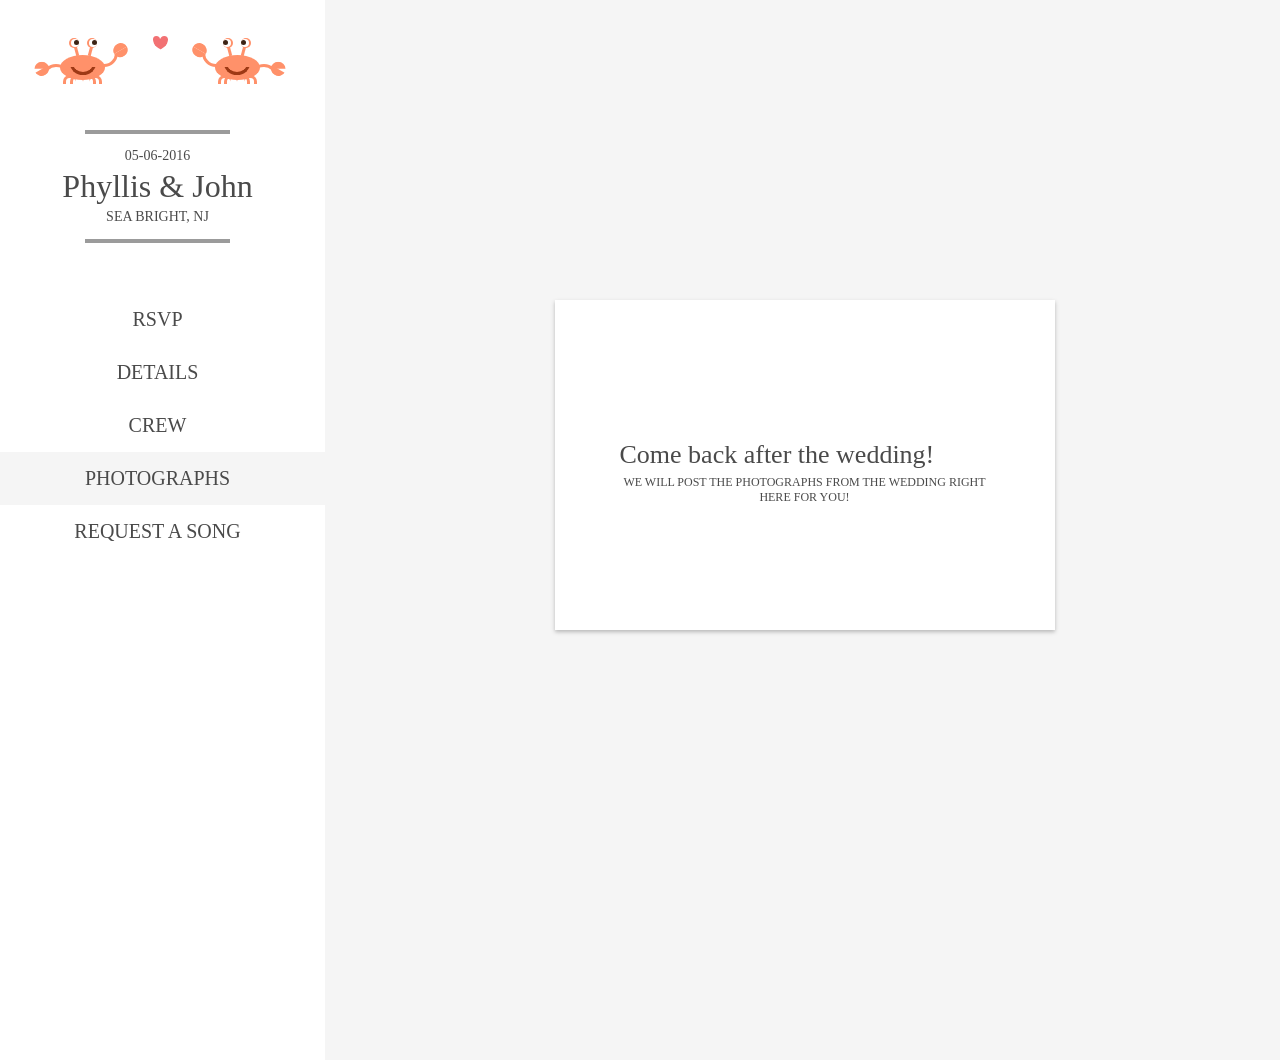
<file: photos/index.html>
<!DOCTYPE html>
<html>
<head>
<title>Photos</title>
<link href='https://fonts.googleapis.com/css?family=Hind|Alegreya+Sans:300|Yeseva+One' rel='stylesheet' type='text/css'>
<link href='/css/normalize.css' rel='stylesheet' type='text/css'>
<style>
body {
  background: #F5F5F5;
  font-family: "Avenir";
  color: #4A4A4A;
}

.left-panel {
  margin: -20px 0px 0px -10px;
  position: absolute;
  width: 335px;
  height: 120vh;
  background: white;
  text-align: center;
}

.navigation {
  margin-top: 150px;
}

.navigation h1 {
  font-family: "American Typewriter";
  font-size: 32px;
  font-weight: normal;
  margin: -10px;
}

.navigation p {
  text-transform: uppercase;
  font-size: 14px;
}

.navigation ul {
  list-style-type: none;
  text-transform: uppercase;
  font-size: 20px;
  margin-left: 0;
  padding-left: 0;
  margin-top: 50px;
}

.navigation a {
  text-decoration: none;
  color: #4A4A4A;
}

.navigation li {
  width: 335px;
  padding: 15px 0px 15px 0px;
}

.active {
  background: #F5F5F5;
}

.divider {
  margin: 0 auto;
  width: 145px;
  height: 4px;
  background: #9B9B9B;
}

.main {
  margin-left: 335px;
}

/*RSVP*/
.rsvp {
	position: fixed;
	left: 50%;
	margin-left: -85px;
	top: 50%;
	margin-top: -150px;
	width: 460px;
	height: 315px;
	background: #fff;
	font-size: 12px;
	box-shadow: 0px 2px 4px 0px rgba(0,0,0,.25);
	padding: 15px 0px 0px 40px;
}

.rsvp h1{
	font-family: 'American Typewriter';
	font-weight: normal;
	font-size: 26px;
	margin: 15px 20px 0px 0px;
}

.rsvp p{
	margin: 5px 65px 0px 25px;
	text-align: center;
}
	

/*Crab*/
.crabs {
  position: absolute; 
  top: 60px;
  left: 70px;
}

.crab-right {
  position: absolute;
  left: 200px;
  -moz-transform: scaleX(-1);
  -o-transform: scaleX(-1);
  -webkit-transform: scaleX(-1);
  transform: scaleX(-1);
  filter: FlipH;
  -ms-filter: "FlipH";
}

.body {
	position: absolute;
	top: 15px;
	left: 0;
	right: 0;
	margin: auto;
	height:25px;
	width:45px;
	border-radius: 50%;
	background: rgb(255,145,106);
}

.eye-line-right {
	position: absolute;
	left: 27px;
	top: 6px;
	width: 3px;
	height: 10px;
	background: rgb(255,145,106);
	-webkit-transform: rotate(15deg);
	-moz-transform: rotate(15deg);
	-ms-transform: rotate(15deg);
	-o-transform: rotate(15deg);
	transform: rotate(15deg);
}

.eye-line-left {
	position: absolute;
	left: 13px;
	top: 6px;
	width: 3px;
	height: 10px;
	background: rgb(255,145,106);
	-webkit-transform: rotate(-15deg);
	-moz-transform: rotate(-15deg);
	-ms-transform: rotate(-15deg);
	-o-transform: rotate(-15deg);
	transform: rotate(-15deg);
}

.eye-left {
	position: absolute;
	left: 7px;
	top: -2px;
	width: 10px;
	height: 10px;
	border-radius: 50%;
	background: rgb(255,145,106);
}

.eye-right {
	position: absolute;
	left: 25px;
	top: -2px;
	width: 10px;
	height: 10px;
	border-radius: 50%;
	background: rgb(255,145,106);
}

.eye-white{
	position: absolute;
	top: 1px;
	left: 2px;
	width: 8px;
	height: 8px;
	border-radius: 50%;
	background: #FFF;
}

.eye-ball{
	position: absolute;
	top: 1px;
	left: 3px;
	width: 5px;
	height: 5px;
	border-radius: 50%;
	background: #3C2415;
}

.eye {
	position: absolute;
	left: 2px;
}

.leg-1 {
	position: absolute;
	top: 35px;
	left: 3px;
	height: 6px;
	width: 10px;
	border: 3px solid rgb(255,145,106);
	border-bottom: 0px;
	border-right: 0px;
	border-radius: 10px 10px 0 0;	
}

.leg-2 {
	position: absolute;
	top: 35px;
	left: 10px;
	height: 6px;
	width: 10px;
	border: 3px solid rgb(255,145,106);
	border-bottom: 0px;
	border-right: 0px;
	border-radius: 10px 10px 0 0;	
}

.leg-3 {
	position: absolute;
	top: 35px;
	left: 23px;
	height: 6px;
	width: 10px;
	border: 3px solid rgb(255,145,106);
	border-bottom: 0px;
	border-left: 0px;
	border-radius: 10px 10px 0 0;	
}

.leg-4 {
	position: absolute;
	top: 35px;
	left: 29px;
	height: 6px;
	width: 10px;
	border: 3px solid rgb(255,145,106);
	border-bottom: 0px;
	border-left: 0px;
	border-radius: 10px 10px 0 0;	
}

.arm-left {
	position: absolute;
	top: 24px;
	left: -18px;
	height: 15px;
	width: 25px;
	margin: auto;
	border: 3px solid rgb(255,145,106);
	border-bottom: 0px;
	border-right: 0px;
	border-radius: 25px 25px 0 0;
	clip: rect(auto auto 6px auto);	
}

.arm-right {
	position: absolute;
	top: 6px;
	left: 30px;
	height: 15px;
	width: 25px;
	margin: auto;
	border: 3px solid rgb(255,145,106);
	border-left: 0px;
	border-radius:0 0 25px 25px;
	clip: rect(8px auto auto auto);	
}

.claw-left {
	position: absolute;
	left: -27px;
	top: 23px;
	-webkit-transform: rotate(-15deg);
	-moz-transform: rotate(-15deg);
	-ms-transform: rotate(-15deg);
	-o-transform: rotate(-15deg);
	transform: rotate(-15deg);
}

.claw-right {
	position: absolute;
	right: -50px;
	top: 7px;
	-webkit-transform: rotate(-30deg);
	-moz-transform: rotate(-30deg);
	-ms-transform: rotate(-30deg);
	-o-transform: rotate(-30deg);
	transform: rotate(-30deg);
}

.claw-top {
	top: 1px;
	position: absolute;
	height: 10px;
	width: 15px;
	border-radius: 90px 90px 0 0;
	-moz-border-radius: 90px 90px 0 0;
	-webkit-border-radius: 90px 90px 0 0;
	background: rgb(255,145,106);
	clip: rect(auto auto 7px auto);
}

.crab-right .claw-right .claw-top {
	animation: clawing-top 4s 2.5s infinite;
}

.crab-right .claw-right .claw-bottom {
	animation: clawing-bottom 4s 2.5s infinite;
}

.crab-left .claw-right .claw-top {
	animation: clawing-top 4s 1s infinite;
}

.crab-left .claw-right .claw-bottom {
	animation: clawing-bottom 4s 1s infinite;
}

.claw-bottom {
	position: absolute;
	top: 5px;
	height: 10px;
	width: 15px;
	border-radius: 0 0 90px 90px;
	-moz-border-radius: 0 0 90px 90px;
	-webkit-border-radius: 0 0 90px 90px;
	background: rgb(255,145,106);
	clip: rect(3px auto auto auto);
}

.claw-left .claw-top {
	-webkit-transform: rotate(15deg);
	-moz-transform: rotate(15deg);
	-ms-transform: rotate(15deg);
	-o-transform: rotate(15deg);
	transform: rotate(15deg);
}

.claw-left .claw-bottom {
	-webkit-transform: rotate(-15deg);
	-moz-transform: rotate(-15deg);
	-ms-transform: rotate(-15deg);
	-o-transform: rotate(-15deg);
	transform: rotate(-15deg);
}

.smile {
	position: absolute;
	left: 10px;
	top: -3px;
	margin: auto;
	border: 3px solid rgb(158,57,21);
	width: 20px;
	height: 20px;
	border-top: none;
	border-radius: 0 0 50% 50%;
	clip: rect(15px auto auto auto);
}

.crab-left .blinking {
	clip: rect(0px, 42px, 42px, 0px);
	animation: blinking 8s 1s infinite;
}

.crab-right .blinking {
	clip: rect(0px, 42px, 42px, 0px);
	animation: blinking 8s 2s infinite;
}

@-moz-keyframes blinking {
  0% {
    clip: rect(0px, 42px, 42px, 0px);
  }
  2% {
    clip: rect(21px, 42px, 21px, 0px);
  }
  5% {
    clip: rect(0px, 42px, 42px, 0px);
  }
  40% {
    clip: rect(0px, 42px, 42px, 0px);
  }
  42% {
    clip: rect(18px, 42px, 23px, 0px);
  }
  45% {
    clip: rect(0px, 42px, 42px, 0px);
  }
  47% {
    clip: rect(21px, 42px, 21px, 0px);
  }
  49% {
    clip: rect(0px, 42px, 42px, 0px);
  }
  100% {
    clip: rect(0px, 42px, 42px, 0px);
  }
}
@-webkit-keyframes blinking {
  0% {
    clip: rect(0px, 42px, 42px, 0px);
  }
  2% {
    clip: rect(21px, 42px, 21px, 0px);
  }
  5% {
    clip: rect(0px, 42px, 42px, 0px);
  }
  40% {
    clip: rect(0px, 42px, 42px, 0px);
  }
  42% {
    clip: rect(18px, 42px, 23px, 0px);
  }
  45% {
    clip: rect(0px, 42px, 42px, 0px);
  }
  47% {
    clip: rect(21px, 42px, 21px, 0px);
  }
  49% {
    clip: rect(0px, 42px, 42px, 0px);
  }
  100% {
    clip: rect(0px, 42px, 42px, 0px);
  }
}
@-o-keyframes blinking {
  0% {
    clip: rect(0px, 42px, 42px, 0px);
  }
  2% {
    clip: rect(21px, 42px, 21px, 0px);
  }
  5% {
    clip: rect(0px, 42px, 42px, 0px);
  }
  40% {
    clip: rect(0px, 42px, 42px, 0px);
  }
  42% {
    clip: rect(18px, 42px, 23px, 0px);
  }
  45% {
    clip: rect(0px, 42px, 42px, 0px);
  }
  47% {
    clip: rect(21px, 42px, 21px, 0px);
  }
  49% {
    clip: rect(0px, 42px, 42px, 0px);
  }
  100% {
    clip: rect(0px, 42px, 42px, 0px);
  }
}
@keyframes blinking {
  0% {
    clip: rect(0px, 42px, 42px, 0px);
  }
  2% {
    clip: rect(21px, 42px, 21px, 0px);
  }
  5% {
    clip: rect(0px, 42px, 42px, 0px);
  }
  40% {
    clip: rect(0px, 42px, 42px, 0px);
  }
  42% {
    clip: rect(18px, 42px, 23px, 0px);
  }
  45% {
    clip: rect(0px, 42px, 42px, 0px);
  }
  47% {
    clip: rect(21px, 42px, 21px, 0px);
  }
  49% {
    clip: rect(0px, 42px, 42px, 0px);
  }
  100% {
    clip: rect(0px, 42px, 42px, 0px);
  }
}

@keyframes clawing-top {
  0% {
	transform: rotate(0deg);
  }
  2% {
	transform: rotate(-30deg);
  }
  5% {
	transform: rotate(-30deg);
  }
  15% {
	transform: rotate(0deg);
  }
  22% {
	transform: rotate(-30deg);	
  }
  25% {
	transform: rotate(-30deg);	
  }
  47% {
	transform: rotate(0deg);	
  }
  100% {
	transform: rotate(0deg);
  }
}

@keyframes clawing-bottom {
  0% {
	transform: rotate(0deg);
  }
  2% {
	transform: rotate(30deg);
  }
  5% {
	transform: rotate(30deg);
  }
  15% {
	transform: rotate(0deg);
  }
  22% {
	transform: rotate(30deg);	
  }
  25% {
	transform: rotate(30deg);	
  }
  47% {
	transform: rotate(0deg);	
  }
  100% {
	transform: rotate(0deg);
  }
}

/*Heart*/
.heart-wrapper {
	position: absolute;
	left: 162.5px;
	top: 65px;
	height: 20px;
	width: 20px;
}

.heart-wrapper .heart {
	display: block;
	height: 15px;
	width: 15px;
	top: 54%;
	margin-top: -5em;
	margin-left: -5em;
	left: 50%;
	position: absolute;
	z-index: 0;
}

.heart-wrapper .heart > * {
	overflow: hidden;
	position: absolute;
}

.heart-wrapper .heart > *:after {
	display: block;
	content: '';
	position: absolute;
	background: #F27173;
}

.heart-wrapper .heart .tl {
	height: 25%;
	width: 50.25%;
	top: 0;
	left: 0;
}

.heart-wrapper .heart .tl:after {
	top: 0;
	left: 0;
	height: 200%;
	width: 104%;
	border-top-left-radius: 70% 80%;
	border-top-right-radius: 80% 80%;
 	border-bottom-right-radius: 50% 50%;
	border-bottom-left-radius: 50% 50%;
}

.heart-wrapper .heart .tr {
	height: 25%;
	width: 50.25%;
	top: 0;
	right: 0;
}

.heart-wrapper .heart .tr:after {
	top: 0;
	right: 0;
	height: 200%;
	width: 104%;
	border-top-left-radius: 80% 80%;
	border-top-right-radius: 70% 80%;
	border-bottom-right-radius: 50% 50%;
	border-bottom-left-radius: 50% 50%;
}

.heart-wrapper .heart .bl {
	height: 75.5%;
	width: 50.25%;
	bottom: 0;
	left: 0;
}

.heart-wrapper .heart .bl:after {
	top: 0;
	left: 0;
	height: 95%;
	width: 160%;
	border-top-left-radius: 0 0;
	border-top-right-radius: 0 0;
	border-bottom-right-radius: 0 0;
	border-bottom-left-radius: 100% 100%;
}

.heart-wrapper .heart .br {
 	height: 75.5%;
	width: 50.25%;
 	bottom: 0;
	right: 0;
}

.heart-wrapper .heart .br:after {
	top: 0;
	right: 0;
	height: 95%;
	width: 160%;
	border-top-left-radius: 0 0;
	border-top-right-radius: 0 0;
	border-bottom-right-radius: 100% 100%;
	border-bottom-left-radius: 0 0;
}



</style>
<body>
<div class="left-panel">
	<div class="navigation">
		<div class="crabs">
			<div class="crab-left">
				<div class="body">
					<div class="smile"></div>
				</div>
				<div class="eye">
					<div class="eye-line-left"></div>
					<div class="eye-line-right"></div>
					<div class="eye-left">
					<div class="eye-white blinking">
						<div class="eye-ball"></div>
					</div>	
				</div>	
				<div class="eye-right">
					<div class="eye-white blinking">
						<div class="eye-ball"></div>
					</div>	
				</div>
			</div>
			<div class="arm-left"></div>
			<div class="arm-right"></div>
				<div class="claw-left">
					<div class="claw-top"></div>
					<div class="claw-bottom"></div>
				</div>
				<div class="claw-right">
					<div class="claw-top clawing"></div>
					<div class="claw-bottom"></div>
				</div>
				<div class="leg-1"></div>
				<div class="leg-2"></div>
				<div class="leg-3"></div>
				<div class="leg-4"></div>
			</div>
			<div class="heart-wrapper">
				<div class="heart">
					<div class="tl"></div>
					<div class="tr"></div>
					<div class="bl"></div>
					<div class="br"></div>
				</div>
			</div>
			<div class="crab-right">
				<div class="body">
					<div class="smile"></div>
				</div>
				<div class="eye">
					<div class="eye-line-left"></div>
					<div class="eye-line-right"></div>
					<div class="eye-left">
						<div class="eye-white blinking">
							<div class="eye-ball"></div>
						</div>	
					</div>
					<div class="eye-right">
						<div class="eye-white blinking">
							<div class="eye-ball"></div>
						</div>	
					</div>
				</div>
				<div class="arm-left"></div>
				<div class="arm-right"></div>
				<div class="claw-left">
					<div class="claw-top"></div>
					<div class="claw-bottom"></div>
				</div>
				<div class="claw-right">
					<div class="claw-top"></div>
					<div class="claw-bottom"></div>
				</div>
				<div class="leg-1"></div>
				<div class="leg-2"></div>
				<div class="leg-3"></div>
				<div class="leg-4"></div>
			</div>
		</div>
		<div class="divider"></div>
		<p>05-06-2016</p>
		<h1>Phyllis & John</h1>
		<p>sea bright, nj</p>
		<div class="divider"></div>

		<ul>
			<li><a href="/">rsvp</a></li>
			<li><a href="/details/">details</a></li>
			<li><a href="/crew/">crew</a></li>
			<li class="active"><a href="/photos/">photographs</a></li>
			<li><a href="/request/">request a song</a></li>
		</ul>
	</div>	
</div>
		
	<div class="main">
		<div class="rsvp">
			<h1 style="margin-top: 125px; margin-left: 25px;">Come back after the wedding!</h1>
			<p>WE WILL POST THE PHOTOGRAPHS FROM THE WEDDING RIGHT HERE FOR YOU!</p>
		</div>
	</div>
</body>
</html>
</file>
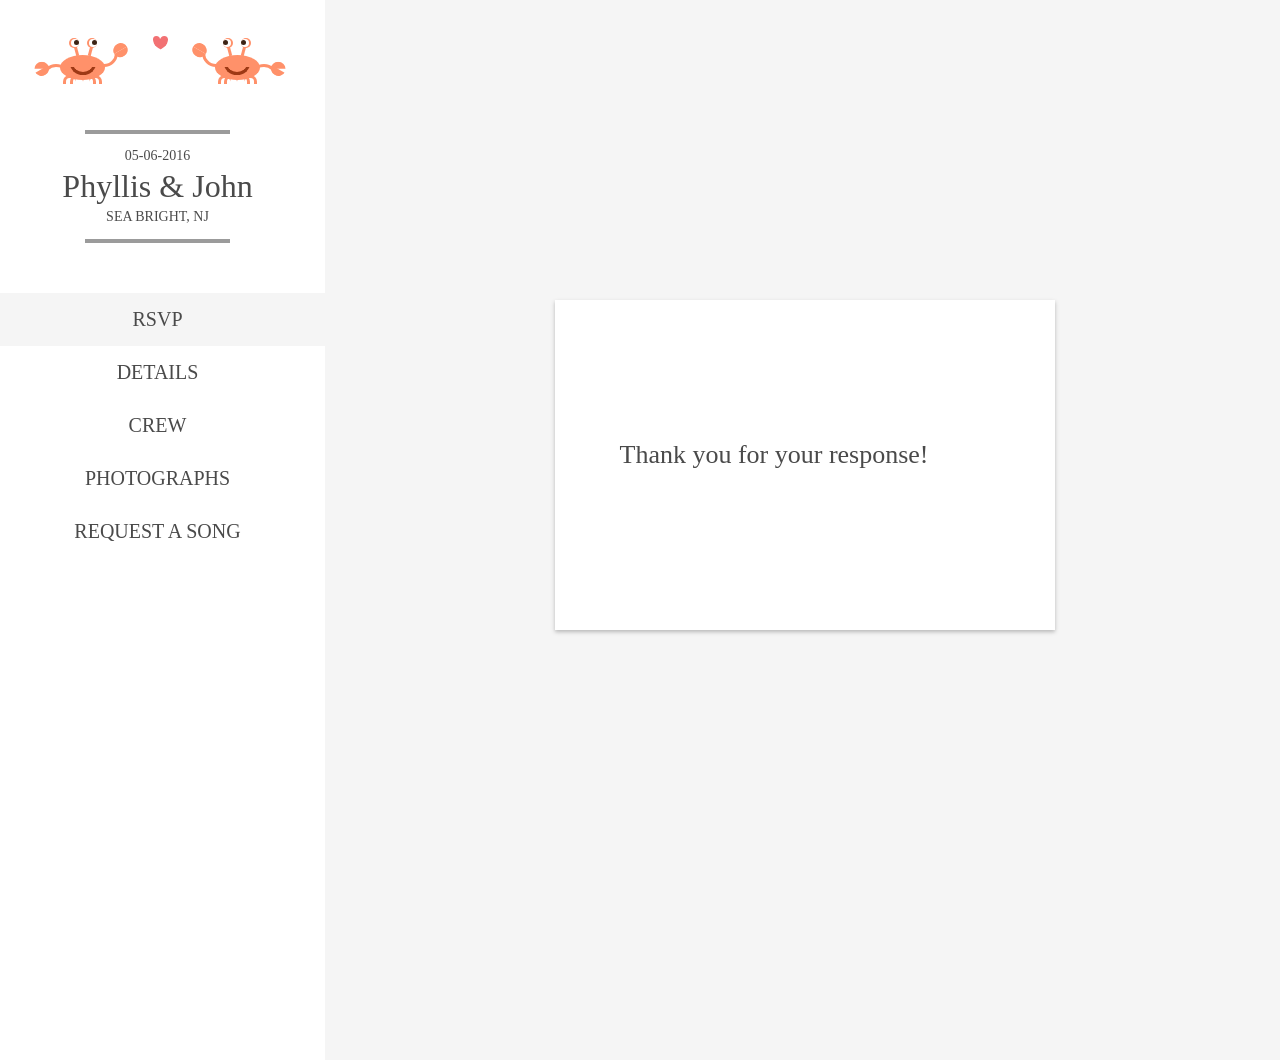
<file: recieved.html>
<!DOCTYPE html>
<html>
<head>
<title>Home</title>
<link href='https://fonts.googleapis.com/css?family=Hind|Alegreya+Sans:300|Yeseva+One' rel='stylesheet' type='text/css'>
<link href='/css/normalize.css' rel='stylesheet' type='text/css'>
<style>
body {
  background: #F5F5F5;
  font-family: "Avenir";
  color: #4A4A4A;
}

.left-panel {
  margin: -20px 0px 0px -10px;
  position: absolute;
  width: 335px;
  height: 120vh;
  background: white;
  text-align: center;
}

.navigation {
  margin-top: 150px;
}

.navigation h1 {
  font-family: "American Typewriter";
  font-size: 32px;
  font-weight: normal;
  margin: -10px;
}

.navigation p {
  text-transform: uppercase;
  font-size: 14px;
}

.navigation ul {
  list-style-type: none;
  text-transform: uppercase;
  font-size: 20px;
  margin-left: 0;
  padding-left: 0;
  margin-top: 50px;
}

.navigation a {
  text-decoration: none;
  color: #4A4A4A;
}

.navigation li {
  width: 335px;
  padding: 15px 0px 15px 0px;
}

.active {
  background: #F5F5F5;
}

.divider {
  margin: 0 auto;
  width: 145px;
  height: 4px;
  background: #9B9B9B;
}

.main {
  position: absolute;
  margin-left: 335px;
}

/*RSVP*/
.rsvp {
	position: fixed;
	left: 50%;
	margin-left: -85px;
	top: 50%;
	margin-top: -150px;
	width: 460px;
	height: 315px;
	background: #fff;
	font-size: 12px;
	box-shadow: 0px 2px 4px 0px rgba(0,0,0,.25);
	padding: 15px 0px 0px 40px;
}

.rsvp h1{
	font-family: 'American Typewriter';
	font-weight: normal;
	font-size: 26px;
	margin: 15px 20px 0px 0px;
}

/*Crab*/
.crabs {
  position: absolute; 
  top: 60px;
  left: 70px;
}

.crab-right {
  position: absolute;
  left: 200px;
  -moz-transform: scaleX(-1);
  -o-transform: scaleX(-1);
  -webkit-transform: scaleX(-1);
  transform: scaleX(-1);
  filter: FlipH;
  -ms-filter: "FlipH";
}

.body {
	position: absolute;
	top: 15px;
	left: 0;
	right: 0;
	margin: auto;
	height:25px;
	width:45px;
	border-radius: 50%;
	background: rgb(255,145,106);
}

.eye-line-right {
	position: absolute;
	left: 27px;
	top: 6px;
	width: 3px;
	height: 10px;
	background: rgb(255,145,106);
	-webkit-transform: rotate(15deg);
	-moz-transform: rotate(15deg);
	-ms-transform: rotate(15deg);
	-o-transform: rotate(15deg);
	transform: rotate(15deg);
}

.eye-line-left {
	position: absolute;
	left: 13px;
	top: 6px;
	width: 3px;
	height: 10px;
	background: rgb(255,145,106);
	-webkit-transform: rotate(-15deg);
	-moz-transform: rotate(-15deg);
	-ms-transform: rotate(-15deg);
	-o-transform: rotate(-15deg);
	transform: rotate(-15deg);
}

.eye-left {
	position: absolute;
	left: 7px;
	top: -2px;
	width: 10px;
	height: 10px;
	border-radius: 50%;
	background: rgb(255,145,106);
}

.eye-right {
	position: absolute;
	left: 25px;
	top: -2px;
	width: 10px;
	height: 10px;
	border-radius: 50%;
	background: rgb(255,145,106);
}

.eye-white{
	position: absolute;
	top: 1px;
	left: 2px;
	width: 8px;
	height: 8px;
	border-radius: 50%;
	background: #FFF;
}

.eye-ball{
	position: absolute;
	top: 1px;
	left: 3px;
	width: 5px;
	height: 5px;
	border-radius: 50%;
	background: #3C2415;
}

.eye {
	position: absolute;
	left: 2px;
}

.leg-1 {
	position: absolute;
	top: 35px;
	left: 3px;
	height: 6px;
	width: 10px;
	border: 3px solid rgb(255,145,106);
	border-bottom: 0px;
	border-right: 0px;
	border-radius: 10px 10px 0 0;	
}

.leg-2 {
	position: absolute;
	top: 35px;
	left: 10px;
	height: 6px;
	width: 10px;
	border: 3px solid rgb(255,145,106);
	border-bottom: 0px;
	border-right: 0px;
	border-radius: 10px 10px 0 0;	
}

.leg-3 {
	position: absolute;
	top: 35px;
	left: 23px;
	height: 6px;
	width: 10px;
	border: 3px solid rgb(255,145,106);
	border-bottom: 0px;
	border-left: 0px;
	border-radius: 10px 10px 0 0;	
}

.leg-4 {
	position: absolute;
	top: 35px;
	left: 29px;
	height: 6px;
	width: 10px;
	border: 3px solid rgb(255,145,106);
	border-bottom: 0px;
	border-left: 0px;
	border-radius: 10px 10px 0 0;	
}

.arm-left {
	position: absolute;
	top: 24px;
	left: -18px;
	height: 15px;
	width: 25px;
	margin: auto;
	border: 3px solid rgb(255,145,106);
	border-bottom: 0px;
	border-right: 0px;
	border-radius: 25px 25px 0 0;
	clip: rect(auto auto 6px auto);	
}

.arm-right {
	position: absolute;
	top: 6px;
	left: 30px;
	height: 15px;
	width: 25px;
	margin: auto;
	border: 3px solid rgb(255,145,106);
	border-left: 0px;
	border-radius:0 0 25px 25px;
	clip: rect(8px auto auto auto);	
}

.claw-left {
	position: absolute;
	left: -27px;
	top: 23px;
	-webkit-transform: rotate(-15deg);
	-moz-transform: rotate(-15deg);
	-ms-transform: rotate(-15deg);
	-o-transform: rotate(-15deg);
	transform: rotate(-15deg);
}

.claw-right {
	position: absolute;
	right: -50px;
	top: 7px;
	-webkit-transform: rotate(-30deg);
	-moz-transform: rotate(-30deg);
	-ms-transform: rotate(-30deg);
	-o-transform: rotate(-30deg);
	transform: rotate(-30deg);
}

.claw-top {
	top: 1px;
	position: absolute;
	height: 10px;
	width: 15px;
	border-radius: 90px 90px 0 0;
	-moz-border-radius: 90px 90px 0 0;
	-webkit-border-radius: 90px 90px 0 0;
	background: rgb(255,145,106);
	clip: rect(auto auto 7px auto);
}

.crab-right .claw-right .claw-top {
	animation: clawing-top 4s 2.5s infinite;
}

.crab-right .claw-right .claw-bottom {
	animation: clawing-bottom 4s 2.5s infinite;
}

.crab-left .claw-right .claw-top {
	animation: clawing-top 4s 1s infinite;
}

.crab-left .claw-right .claw-bottom {
	animation: clawing-bottom 4s 1s infinite;
}

.claw-bottom {
	position: absolute;
	top: 5px;
	height: 10px;
	width: 15px;
	border-radius: 0 0 90px 90px;
	-moz-border-radius: 0 0 90px 90px;
	-webkit-border-radius: 0 0 90px 90px;
	background: rgb(255,145,106);
	clip: rect(3px auto auto auto);
}

.claw-left .claw-top {
	-webkit-transform: rotate(15deg);
	-moz-transform: rotate(15deg);
	-ms-transform: rotate(15deg);
	-o-transform: rotate(15deg);
	transform: rotate(15deg);
}

.claw-left .claw-bottom {
	-webkit-transform: rotate(-15deg);
	-moz-transform: rotate(-15deg);
	-ms-transform: rotate(-15deg);
	-o-transform: rotate(-15deg);
	transform: rotate(-15deg);
}

.smile {
	position: absolute;
	left: 10px;
	top: -3px;
	margin: auto;
	border: 3px solid rgb(158,57,21);
	width: 20px;
	height: 20px;
	border-top: none;
	border-radius: 0 0 50% 50%;
	clip: rect(15px auto auto auto);
}

.crab-left .blinking {
	clip: rect(0px, 42px, 42px, 0px);
	animation: blinking 8s 1s infinite;
}

.crab-right .blinking {
	clip: rect(0px, 42px, 42px, 0px);
	animation: blinking 8s 2s infinite;
}

@-moz-keyframes blinking {
  0% {
    clip: rect(0px, 42px, 42px, 0px);
  }
  2% {
    clip: rect(21px, 42px, 21px, 0px);
  }
  5% {
    clip: rect(0px, 42px, 42px, 0px);
  }
  40% {
    clip: rect(0px, 42px, 42px, 0px);
  }
  42% {
    clip: rect(18px, 42px, 23px, 0px);
  }
  45% {
    clip: rect(0px, 42px, 42px, 0px);
  }
  47% {
    clip: rect(21px, 42px, 21px, 0px);
  }
  49% {
    clip: rect(0px, 42px, 42px, 0px);
  }
  100% {
    clip: rect(0px, 42px, 42px, 0px);
  }
}
@-webkit-keyframes blinking {
  0% {
    clip: rect(0px, 42px, 42px, 0px);
  }
  2% {
    clip: rect(21px, 42px, 21px, 0px);
  }
  5% {
    clip: rect(0px, 42px, 42px, 0px);
  }
  40% {
    clip: rect(0px, 42px, 42px, 0px);
  }
  42% {
    clip: rect(18px, 42px, 23px, 0px);
  }
  45% {
    clip: rect(0px, 42px, 42px, 0px);
  }
  47% {
    clip: rect(21px, 42px, 21px, 0px);
  }
  49% {
    clip: rect(0px, 42px, 42px, 0px);
  }
  100% {
    clip: rect(0px, 42px, 42px, 0px);
  }
}
@-o-keyframes blinking {
  0% {
    clip: rect(0px, 42px, 42px, 0px);
  }
  2% {
    clip: rect(21px, 42px, 21px, 0px);
  }
  5% {
    clip: rect(0px, 42px, 42px, 0px);
  }
  40% {
    clip: rect(0px, 42px, 42px, 0px);
  }
  42% {
    clip: rect(18px, 42px, 23px, 0px);
  }
  45% {
    clip: rect(0px, 42px, 42px, 0px);
  }
  47% {
    clip: rect(21px, 42px, 21px, 0px);
  }
  49% {
    clip: rect(0px, 42px, 42px, 0px);
  }
  100% {
    clip: rect(0px, 42px, 42px, 0px);
  }
}
@keyframes blinking {
  0% {
    clip: rect(0px, 42px, 42px, 0px);
  }
  2% {
    clip: rect(21px, 42px, 21px, 0px);
  }
  5% {
    clip: rect(0px, 42px, 42px, 0px);
  }
  40% {
    clip: rect(0px, 42px, 42px, 0px);
  }
  42% {
    clip: rect(18px, 42px, 23px, 0px);
  }
  45% {
    clip: rect(0px, 42px, 42px, 0px);
  }
  47% {
    clip: rect(21px, 42px, 21px, 0px);
  }
  49% {
    clip: rect(0px, 42px, 42px, 0px);
  }
  100% {
    clip: rect(0px, 42px, 42px, 0px);
  }
}

@keyframes clawing-top {
  0% {
	transform: rotate(0deg);
  }
  2% {
	transform: rotate(-30deg);
  }
  5% {
	transform: rotate(-30deg);
  }
  15% {
	transform: rotate(0deg);
  }
  22% {
	transform: rotate(-30deg);	
  }
  25% {
	transform: rotate(-30deg);	
  }
  47% {
	transform: rotate(0deg);	
  }
  100% {
	transform: rotate(0deg);
  }
}

@keyframes clawing-bottom {
  0% {
	transform: rotate(0deg);
  }
  2% {
	transform: rotate(30deg);
  }
  5% {
	transform: rotate(30deg);
  }
  15% {
	transform: rotate(0deg);
  }
  22% {
	transform: rotate(30deg);	
  }
  25% {
	transform: rotate(30deg);	
  }
  47% {
	transform: rotate(0deg);	
  }
  100% {
	transform: rotate(0deg);
  }
}

/*Heart*/
.heart-wrapper {
	position: absolute;
	left: 162.5px;
	top: 65px;
	height: 20px;
	width: 20px;
}

.heart-wrapper .heart {
	display: block;
	height: 15px;
	width: 15px;
	top: 54%;
	margin-top: -5em;
	margin-left: -5em;
	left: 50%;
	position: absolute;
	z-index: 0;
}

.heart-wrapper .heart > * {
	overflow: hidden;
	position: absolute;
}

.heart-wrapper .heart > *:after {
	display: block;
	content: '';
	position: absolute;
	background: #F27173;
}

.heart-wrapper .heart .tl {
	height: 25%;
	width: 50.25%;
	top: 0;
	left: 0;
}

.heart-wrapper .heart .tl:after {
	top: 0;
	left: 0;
	height: 200%;
	width: 104%;
	border-top-left-radius: 70% 80%;
	border-top-right-radius: 80% 80%;
 	border-bottom-right-radius: 50% 50%;
	border-bottom-left-radius: 50% 50%;
}

.heart-wrapper .heart .tr {
	height: 25%;
	width: 50.25%;
	top: 0;
	right: 0;
}

.heart-wrapper .heart .tr:after {
	top: 0;
	right: 0;
	height: 200%;
	width: 104%;
	border-top-left-radius: 80% 80%;
	border-top-right-radius: 70% 80%;
	border-bottom-right-radius: 50% 50%;
	border-bottom-left-radius: 50% 50%;
}

.heart-wrapper .heart .bl {
	height: 75.5%;
	width: 50.25%;
	bottom: 0;
	left: 0;
}

.heart-wrapper .heart .bl:after {
	top: 0;
	left: 0;
	height: 95%;
	width: 160%;
	border-top-left-radius: 0 0;
	border-top-right-radius: 0 0;
	border-bottom-right-radius: 0 0;
	border-bottom-left-radius: 100% 100%;
}

.heart-wrapper .heart .br {
 	height: 75.5%;
	width: 50.25%;
 	bottom: 0;
	right: 0;
}

.heart-wrapper .heart .br:after {
	top: 0;
	right: 0;
	height: 95%;
	width: 160%;
	border-top-left-radius: 0 0;
	border-top-right-radius: 0 0;
	border-bottom-right-radius: 100% 100%;
	border-bottom-left-radius: 0 0;
}

</style>
</head>
<body>
<div class="left-panel">
	<div class="navigation">
		<div class="crabs">
			<div class="crab-left">
				<div class="body">
					<div class="smile"></div>
				</div>
				<div class="eye">
					<div class="eye-line-left"></div>
					<div class="eye-line-right"></div>
					<div class="eye-left">
					<div class="eye-white blinking">
						<div class="eye-ball"></div>
					</div>	
				</div>	
				<div class="eye-right">
					<div class="eye-white blinking">
						<div class="eye-ball"></div>
					</div>	
				</div>
			</div>
			<div class="arm-left"></div>
			<div class="arm-right"></div>
				<div class="claw-left">
					<div class="claw-top"></div>
					<div class="claw-bottom"></div>
				</div>
				<div class="claw-right">
					<div class="claw-top clawing"></div>
					<div class="claw-bottom"></div>
				</div>
				<div class="leg-1"></div>
				<div class="leg-2"></div>
				<div class="leg-3"></div>
				<div class="leg-4"></div>
			</div>
			<div class="heart-wrapper">
				<div class="heart">
					<div class="tl"></div>
					<div class="tr"></div>
					<div class="bl"></div>
					<div class="br"></div>
				</div>
			</div>
			<div class="crab-right">
				<div class="body">
					<div class="smile"></div>
				</div>
				<div class="eye">
					<div class="eye-line-left"></div>
					<div class="eye-line-right"></div>
					<div class="eye-left">
						<div class="eye-white blinking">
							<div class="eye-ball"></div>
						</div>	
					</div>
					<div class="eye-right">
						<div class="eye-white blinking">
							<div class="eye-ball"></div>
						</div>	
					</div>
				</div>
				<div class="arm-left"></div>
				<div class="arm-right"></div>
				<div class="claw-left">
					<div class="claw-top"></div>
					<div class="claw-bottom"></div>
				</div>
				<div class="claw-right">
					<div class="claw-top"></div>
					<div class="claw-bottom"></div>
				</div>
				<div class="leg-1"></div>
				<div class="leg-2"></div>
				<div class="leg-3"></div>
				<div class="leg-4"></div>
			</div>
		</div>
		<div class="divider"></div>
		<p>05-06-2016</p>
		<h1>Phyllis & John</h1>
		<p>sea bright, nj</p>
		<div class="divider"></div>

		<ul>
			<li class="active"><a href="">rsvp</a></li>
			<li><a href="/details/">details</a></li>
			<li><a href="/crew/">crew</a></li>
			<li><a href="/photos/">photographs</a></li>
			<li><a href="/request/">request a song</a></li>
		</ul>
	</div>	
</div>
		
	<div class="main">
		<div class="rsvp">
			<h1 style="margin-top: 125px; margin-left: 25px;">Thank you for your response!</h1>
		</div>
	</div>
</body>
</html>
</file>
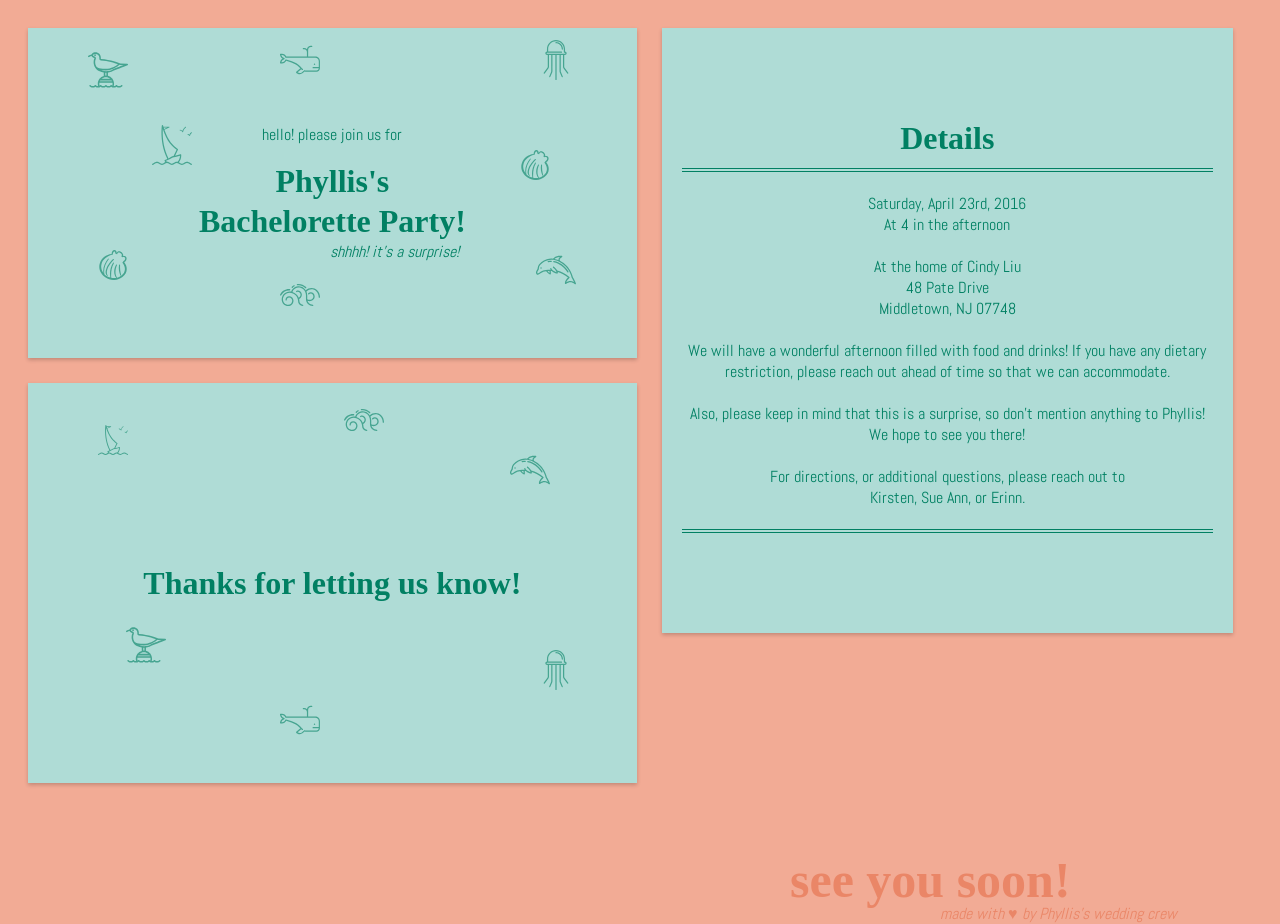
<file: bachelorette/recieved.html>
<!DOCTYPE html>
<html>
<head>
<meta charset="UTF-8">
<link href='https://fonts.googleapis.com/css?family=Homemade+Apple|Abel' rel='stylesheet' type='text/css'>
</head>
<style>

body {
  text-align: center;
  background-color: #F2AB95;
  color: #018063;
}

p {
  font-family: 'Abel', sans-serif;
}

h1 {
  font-family: 'Homemade Apple', cursive;
  margin: 0;
  margin-top: 10px;
  line-height: 40px;

}

.surprise {
  margin-left: 125px;
  margin-top: 0px;
}

.container {
  background-color: #AFDCD6;
  width: 45%;
  padding: 80px 20px 80px 20px;
  margin: 20px;
  box-shadow: 0px 2px 4px 0px rgba(0,0,0,0.2);
  float: left;
} 

.images {
  opacity: 0.6;
}
.bird {
  position: absolute;
  right: 90%;
  top: 50px;
  width: 40px;
  height: 40px;
}

.jelly {
  position: absolute;
  right: 55%;
  top: 40px;
  width: 40px;
  height: 40px;
}

.shell {
  position: absolute;
  right: 57%;
  top: 150px;
  width: 30px;
  height: 30px;
}

.shell2 {
  position: absolute;
  right: 90%;
  top: 250px;
  width: 30px;
  height: 30px;
}

.wave {
  position: absolute;
  right: 75%;
  top: 275px;
  width: 40px;
  height: 40px;
}

.whale {
  position: absolute;
  right: 75%;
  top: 40px;
  width: 40px;
  height: 40px;
}

.dolphin {
  position: absolute;
  right: 55%;
  top: 250px;
  width: 40px;
  height: 40px;
}

.fish {
  position: absolute;
  right: 75%;
  top: 40px;
  width: 40px;
  height: 40px;
}

.sailboat {
  position: absolute;
  right: 85%;
  top: 125px;
  width: 40px;
  height: 40px;
}

.bird-rsvp {
  position: absolute;
  right: 87%;
  top: 625px;
  width: 40px;
  height: 40px;
}

.jelly-rsvp {
  position: absolute;
  right: 55%;
  top: 650px;
  width: 40px;
  height: 40px;
}


.sailboat-rsvp {
  position: absolute;
  right: 90%;
  top: 425px;
  width: 30px;
  height: 30px;
}

.wave-rsvp {
  position: absolute;
  right: 70%;
  top: 400px;
  width: 40px;
  height: 40px;
}

.whale-rsvp {
  position: absolute;
  right: 75%;
  top: 700px;
  width: 40px;
  height: 40px;
}

.dolphin-rsvp {
  position: absolute;
  right: 57%;
  top: 450px;
  width: 40px;
  height: 40px;
}

form, fieldset {
  border: none;
  font-family: 'Abel', sans-serif;
}

input {
  margin-top: 20px;
}

input[type="text"] {
  background-color: #AFDCD6;
  border: none;
  border-bottom: 1px solid #018063;
}

input[type="submit"] {
  background-color: #018063;
  border: none;
  padding: 10px;
  border-radius: 4px;
  font-size: 14px;
  color: #DDDDDD;
}


</style>
<body>

<div class="container">
	<p>hello! please join us for</p>
	<h1>Phyllis's <br> Bachelorette Party!</h1>
	<p class="surprise"><i>shhhh! it's a surprise!</i></p>
	<div class="images">
		<img class="bird" src="bird.svg">
		<img class="jelly" src="jelly.svg">
		<img class="shell" src="shell.svg">
		<img class="wave" src="wave.svg">
		<img class="whale" src="whale.svg">
		<img class="dolphin" src="dolphin.svg">
		<img class="sailboat" src="sailboat.svg">
		<img class="shell2" src="shell.svg">
	</div>
</div>

<div class="container" style="margin-top: 5px;">

	<h1 style="margin-top: 100px; padding-bottom: 100px;">Thanks for letting us know!</h1> 
	<div class="images">
		<img class="bird-rsvp" src="bird.svg">
		<img class="jelly-rsvp" src="jelly.svg">
		<img class="wave-rsvp" src="wave.svg">
		<img class="whale-rsvp" src="whale.svg">
		<img class="dolphin-rsvp" src="dolphin.svg">
		<img class="sailboat-rsvp" src="sailboat.svg">
	</div>
</div>

<div class="container" style="width: 42%; margin-top: -350px; margin-left: 5px; margin-right: 0px; padding-bottom: 100px;">
<h1>Details</h1>

<div style="margin-top: 10px; border-top: 1px solid #018063; border-bottom: 1px solid #018063;">
<p style="border-top: 1px solid #018063; border-bottom: 1px solid #018063; margin-top: 2px; margin-bottom: 2px;">
<br>
Saturday, April 23rd, 2016 <br>
At 4 in the afternoon
<br><br>
At the home of Cindy Liu <br>
48 Pate Drive <br>
Middletown,  NJ 07748
<br>
<br>
We will have a wonderful afternoon filled with food and drinks! If you have any dietary restriction, please reach out ahead of time so that we can accommodate.
<br><br>
Also, please keep in mind that this is a surprise, so don't mention anything to Phyllis! <br> We hope to see you there!
<br><br>
For directions, or additional questions, please reach out to <br>
Kirsten, Sue Ann, or Erinn.
<br><br>
</p>
</div>
</div>

<h1 style="color: #EA8667; position: absolute; bottom: 0px; left: 50%; margin-left: 150px;font-size: 50px;">see you soon!</h1>
<p class="surprise" style="color: #EA8667; position: absolute; bottom: -40px; left: 50%; margin-left: 300px; "><i>made with ♥ by Phyllis's wedding crew</i></p>
</body>
</html>
</file>
<file: css/crew.css>
.together, .supporting {
  float: left;
}

.together img {
  margin: 50px;
  margin-top: 100px;
  width: 400px;
  height: 400px;
  border-radius: 50%;
}

.supporting ul li {
  list-style-type: none;
  width: 200px;
  height: 200px;
}

.supporting ul li img {
  width: 200px;
  height: 200px;
  border-radius: 50%;
}

.supporting .details {
  text-transform: uppercase;
  width: 200px;
  height: 200px;
  border-radius: 50%;
  position: absolute;
  text-align: center;
  background: rgba(255,255,255,.35);
  color: white;
}

.details h1 {
  font-weight: normal;
}

.details h3 {
  font-family: "Avenir";
  font-weight: normal;
}

.hide {
  display: none;
}

.together .details {
  text-transform: uppercase;
  margin: 50px;
  margin-top: 100px;
  width: 400px;
  height: 400px;
  border-radius: 50%;
  position: absolute;
  text-align: center;
  background: rgba(255,255,255,.35);
  color: white;
}

.together .details h1 {
  margin: 0;
  margin-top: 300px;
}

.supporting .details h1 {
  margin: 0;
  margin-top: 100px;
}

.supporting .details h3 {
  margin: 0;
}

.groom .supporting-1, .groom .supporting-3 {
  margin-left: 20px; 
}

.bride {
  margin-left: -60px;
}

.together {
  margin-left: -40px;
}

.bride .supporting-1, .bride .supporting-3 {
  margin-left: -20px; 
}

.supporting, .together{
	display: none;
}
</file>
